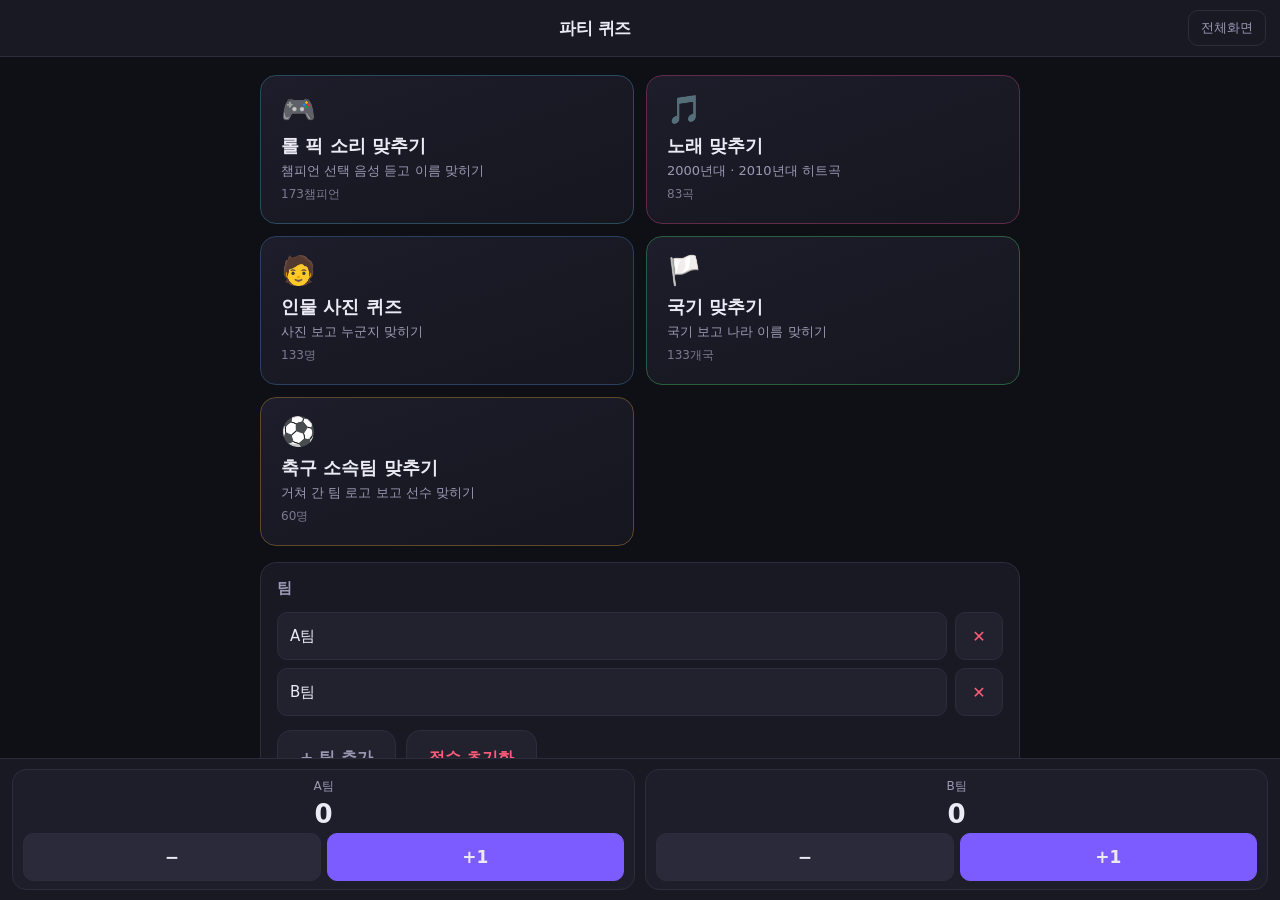
<file: index.html>
<!doctype html>
<html lang="ko">
<head>
<meta charset="utf-8">
<meta name="viewport" content="width=device-width,initial-scale=1,viewport-fit=cover">
<meta name="theme-color" content="#12121a">
<title>파티 퀴즈</title>
<link rel="manifest" href="manifest.webmanifest">
<link rel="apple-touch-icon" href="img/app/apple-touch-icon.png">
<meta name="apple-mobile-web-app-capable" content="yes">
<meta name="robots" content="noindex, nofollow">
<link rel="stylesheet" href="css/style.css">
</head>
<body>

<header class="topbar">
  <button id="btn-home" class="icon-btn" hidden>← 홈</button>
  <h1 id="screen-title">파티 퀴즈</h1>
  <button id="btn-full" class="icon-btn">전체화면</button>
</header>

<main id="main">

  <!-- ================================================================ 홈 -->
  <section class="screen" data-screen="home">
    <div class="cards">
      <button class="game-card lol" data-go="lol">
        <span class="emoji">🎮</span>
        <span class="t">롤 픽 소리 맞추기</span>
        <span class="d">챔피언 선택 음성 듣고 이름 맞히기</span>
        <span class="n" id="home-lol-n"></span>
      </button>
      <button class="game-card song" data-go="song">
        <span class="emoji">🎵</span>
        <span class="t">노래 맞추기</span>
        <span class="d">2000년대 · 2010년대 히트곡</span>
        <span class="n" id="home-song-n"></span>
      </button>
      <button class="game-card person" data-go="person">
        <span class="emoji">🧑</span>
        <span class="t">인물 사진 퀴즈</span>
        <span class="d">사진 보고 누군지 맞히기</span>
        <span class="n" id="home-person-n"></span>
      </button>
      <button class="game-card flag" data-go="flag">
        <span class="emoji">🏳️</span>
        <span class="t">국기 맞추기</span>
        <span class="d">국기 보고 나라 이름 맞히기</span>
        <span class="n" id="home-flag-n"></span>
      </button>
      <button class="game-card career" data-go="career">
        <span class="emoji">⚽</span>
        <span class="t">축구 소속팀 맞추기</span>
        <span class="d">거쳐 간 팀 로고 보고 선수 맞히기</span>
        <span class="n" id="home-career-n"></span>
      </button>
    </div>

    <div class="panel">
      <h2>팀</h2>
      <div id="team-editor" class="team-editor"></div>
      <div class="row">
        <button id="team-add" class="ghost">+ 팀 추가</button>
        <button id="team-reset" class="ghost danger">점수 초기화</button>
      </div>
      <p class="hint">팀 이름을 눌러 바꿀 수 있어요. 점수는 게임을 옮겨 다녀도, 새로고침해도 유지됩니다.</p>
    </div>

    <p class="foot">
      <a href="credits.html">사진 출처</a>
      · 노트북 단축키: <b>스페이스</b> 재생/정답 · <b>→</b> 다음 · <b>1~4</b> 팀 점수
    </p>
  </section>

  <!-- ============================================================== 롤 -->
  <section class="screen" data-screen="lol" hidden>
    <div data-phase="setup">
      <div class="panel">
        <div class="opt-row">
          <span class="opt-label">모드</span>
          <div class="seg" id="lol-mode">
            <button data-v="open" class="on">주관식</button>
            <button data-v="choice">4지선다</button>
          </div>
        </div>
        <div class="opt-row">
          <span class="opt-label">범위</span>
          <div class="seg" id="lol-pool">
            <button data-v="popular" class="on">인기 챔피언</button>
            <button data-v="all">전체</button>
          </div>
        </div>
        <p class="hint" id="lol-count"></p>
      </div>
      <button class="primary big" id="lol-start">시작하기</button>
    </div>

    <div data-phase="play" hidden>
      <div class="qhead"><span id="lol-progress"></span></div>

      <button class="play-btn" id="lol-play"><span class="ico">▶</span><span id="lol-play-label">픽 소리 듣기</span></button>

      <div class="choices" id="lol-choices" hidden></div>

      <div class="answer" id="lol-answer" hidden>
        <img id="lol-img" alt="">
        <div class="ko" id="lol-ko"></div>
        <div class="en" id="lol-en"></div>
      </div>

      <div class="actions">
        <button id="lol-reveal" class="primary">정답 공개</button>
        <button id="lol-next" class="primary" hidden>다음 문제 →</button>
      </div>
    </div>
  </section>

  <!-- ============================================================ 노래 -->
  <section class="screen" data-screen="song" hidden>
    <div data-phase="setup">
      <div class="panel">
        <div class="opt-row">
          <span class="opt-label">연대</span>
          <div class="seg" id="song-decade">
            <button data-v="all" class="on">전체</button>
            <button data-v="2000s">2000년대</button>
            <button data-v="2010s">2010년대</button>
          </div>
        </div>
        <div class="opt-row">
          <span class="opt-label">들려줄 시간</span>
          <div class="seg" id="song-dur">
            <button data-v="3">3초</button>
            <button data-v="5" class="on">5초</button>
            <button data-v="10">10초</button>
          </div>
        </div>
        <p class="hint" id="song-count"></p>
        <p class="hint warn" id="song-net" hidden>노래 퀴즈는 미리듣기를 스트리밍해서 인터넷 연결이 필요합니다.</p>
      </div>
      <button class="primary big" id="song-start">시작하기</button>
    </div>

    <div data-phase="play" hidden>
      <div class="qhead"><span id="song-progress"></span></div>

      <div class="song-visual" id="song-cover">
        <div class="bars"><i></i><i></i><i></i><i></i><i></i></div>
        <div class="yt-state" id="song-state">준비됨</div>
      </div>

      <button class="play-btn" id="song-play"><span class="ico">▶</span><span id="song-play-label">노래 듣기</span></button>

      <div class="answer" id="song-answer" hidden>
        <img id="song-art" alt="" hidden>
        <div class="ko" id="song-title"></div>
        <div class="en" id="song-artist"></div>
      </div>

      <div class="actions">
        <button id="song-more" class="ghost">+5초 더</button>
        <button id="song-reveal" class="primary">정답 공개</button>
        <button id="song-listen" class="ghost" hidden>이어 듣기</button>
        <button id="song-next" class="primary" hidden>다음 문제 →</button>
      </div>
    </div>
  </section>

  <!-- ============================================================ 인물 -->
  <section class="screen" data-screen="person" hidden>
    <div data-phase="setup">
      <div class="panel">
        <div class="opt-row col">
          <span class="opt-label">분야</span>
          <div class="chips" id="person-cats"></div>
        </div>
        <p class="hint" id="person-count"></p>
      </div>
      <button class="primary big" id="person-start">시작하기</button>
    </div>

    <div data-phase="play" hidden>
      <div class="qhead"><span id="person-progress"></span></div>

      <div class="photo-wrap">
        <img id="person-img" alt="누구일까요?">
      </div>

      <div class="answer" id="person-answer" hidden>
        <div class="ko" id="person-name"></div>
        <div class="en" id="person-desc"></div>
      </div>

      <div class="actions">
        <button id="person-hint" class="ghost">힌트</button>
        <button id="person-reveal" class="primary">정답 공개</button>
        <button id="person-next" class="primary" hidden>다음 문제 →</button>
      </div>
    </div>
  </section>

  <!-- ============================================================ 국기 -->
  <section class="screen" data-screen="flag" hidden>
    <div data-phase="setup">
      <div class="panel">
        <div class="opt-row">
          <span class="opt-label">모드</span>
          <div class="seg" id="flag-mode">
            <button data-v="open" class="on">주관식</button>
            <button data-v="choice">4지선다</button>
          </div>
        </div>
        <div class="opt-row">
          <span class="opt-label">난이도</span>
          <div class="seg" id="flag-tier">
            <button data-v="easy" class="on">잘 아는 나라</button>
            <button data-v="all">전체</button>
          </div>
        </div>
        <p class="hint" id="flag-count"></p>
      </div>
      <button class="primary big" id="flag-start">시작하기</button>
    </div>

    <div data-phase="play" hidden>
      <div class="qhead"><span id="flag-progress"></span></div>

      <div class="flag-wrap">
        <img id="flag-img" alt="어느 나라 국기일까요?">
      </div>

      <div class="choices" id="flag-choices" hidden></div>

      <div class="answer" id="flag-answer" hidden>
        <div class="ko" id="flag-ko"></div>
        <div class="en" id="flag-region"></div>
      </div>

      <div class="actions">
        <button id="flag-reveal" class="primary">정답 공개</button>
        <button id="flag-next" class="primary" hidden>다음 문제 →</button>
      </div>
    </div>
  </section>

  <!-- ==================================================== 축구 소속팀 -->
  <section class="screen" data-screen="career" hidden>
    <div data-phase="setup">
      <div class="panel">
        <div class="opt-row">
          <span class="opt-label">난이도</span>
          <div class="seg" id="career-tier">
            <button data-v="famous" class="on">유명한 선수</button>
            <button data-v="all">전체</button>
          </div>
        </div>
        <div class="opt-row">
          <span class="opt-label">팀 이름</span>
          <div class="seg" id="career-names">
            <button data-v="off" class="on">숨기기</button>
            <button data-v="on">보이기</button>
          </div>
        </div>
        <div class="opt-row">
          <span class="opt-label">연도</span>
          <div class="seg" id="career-years">
            <button data-v="on" class="on">보이기</button>
            <button data-v="off">숨기기</button>
          </div>
        </div>
        <p class="hint" id="career-count"></p>
        <p class="hint">거쳐 간 팀 로고를 순서대로 한 번에 보여 줍니다. 유스·임대·2군은 뺐습니다.</p>
      </div>
      <button class="primary big" id="career-start">시작하기</button>
    </div>

    <div data-phase="play" hidden>
      <div class="qhead"><span id="career-progress"></span></div>

      <div class="club-grid" id="career-chain"></div>

      <div class="answer" id="career-answer" hidden>
        <img id="career-img" alt="">
        <div class="ko" id="career-name"></div>
        <div class="en" id="career-desc"></div>
      </div>

      <div class="actions">
        <button id="career-reveal" class="primary">정답 공개</button>
        <button id="career-next" class="primary" hidden>다음 문제 →</button>
      </div>
    </div>
  </section>

</main>

<footer id="scoreboard" class="scoreboard"></footer>
<div id="toast" class="toast" hidden></div>

<!-- 데이터: fetch 가 아니라 script 로 실어서 file:// 로 열어도 로드된다 -->
<script src="data/champions.js"></script>
<script src="data/songs.js"></script>
<script src="data/people.js"></script>
<script src="data/flags.js"></script>
<script src="data/football.js"></script>
<script src="data/clubs.js"></script>

<script src="js/app.js"></script>
<script src="js/lol.js"></script>
<script src="js/song.js"></script>
<script src="js/person.js"></script>
<script src="js/flag.js"></script>
<script src="js/career.js"></script>
<script>
App.boot();
// 웹으로 열었을 때만 서비스워커 등록 (APK 의 file:// 에서는 지원되지 않음)
if ('serviceWorker' in navigator && location.protocol.startsWith('http')) {
  window.addEventListener('load', function () {
    navigator.serviceWorker.register('sw.js').catch(function () { /* 무시 */ });
  });
}
</script>
</body>
</html>
</file>
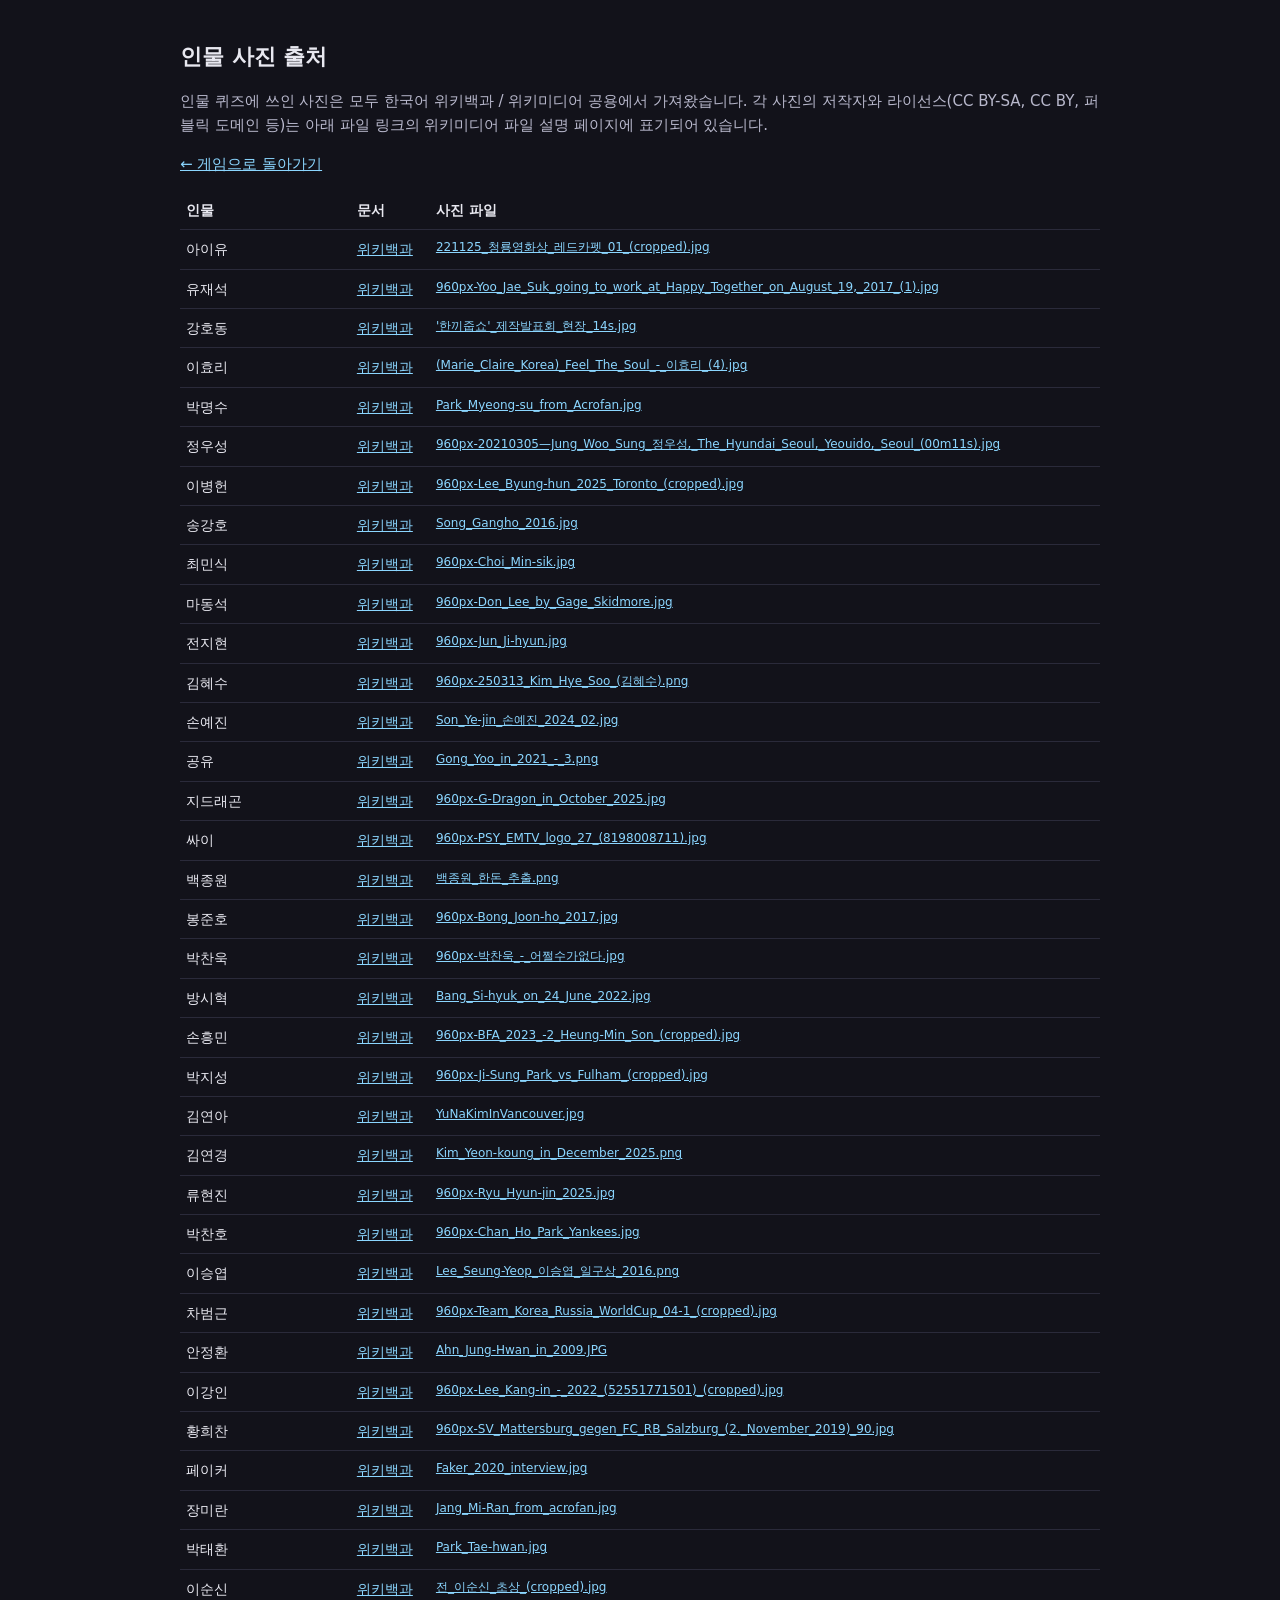
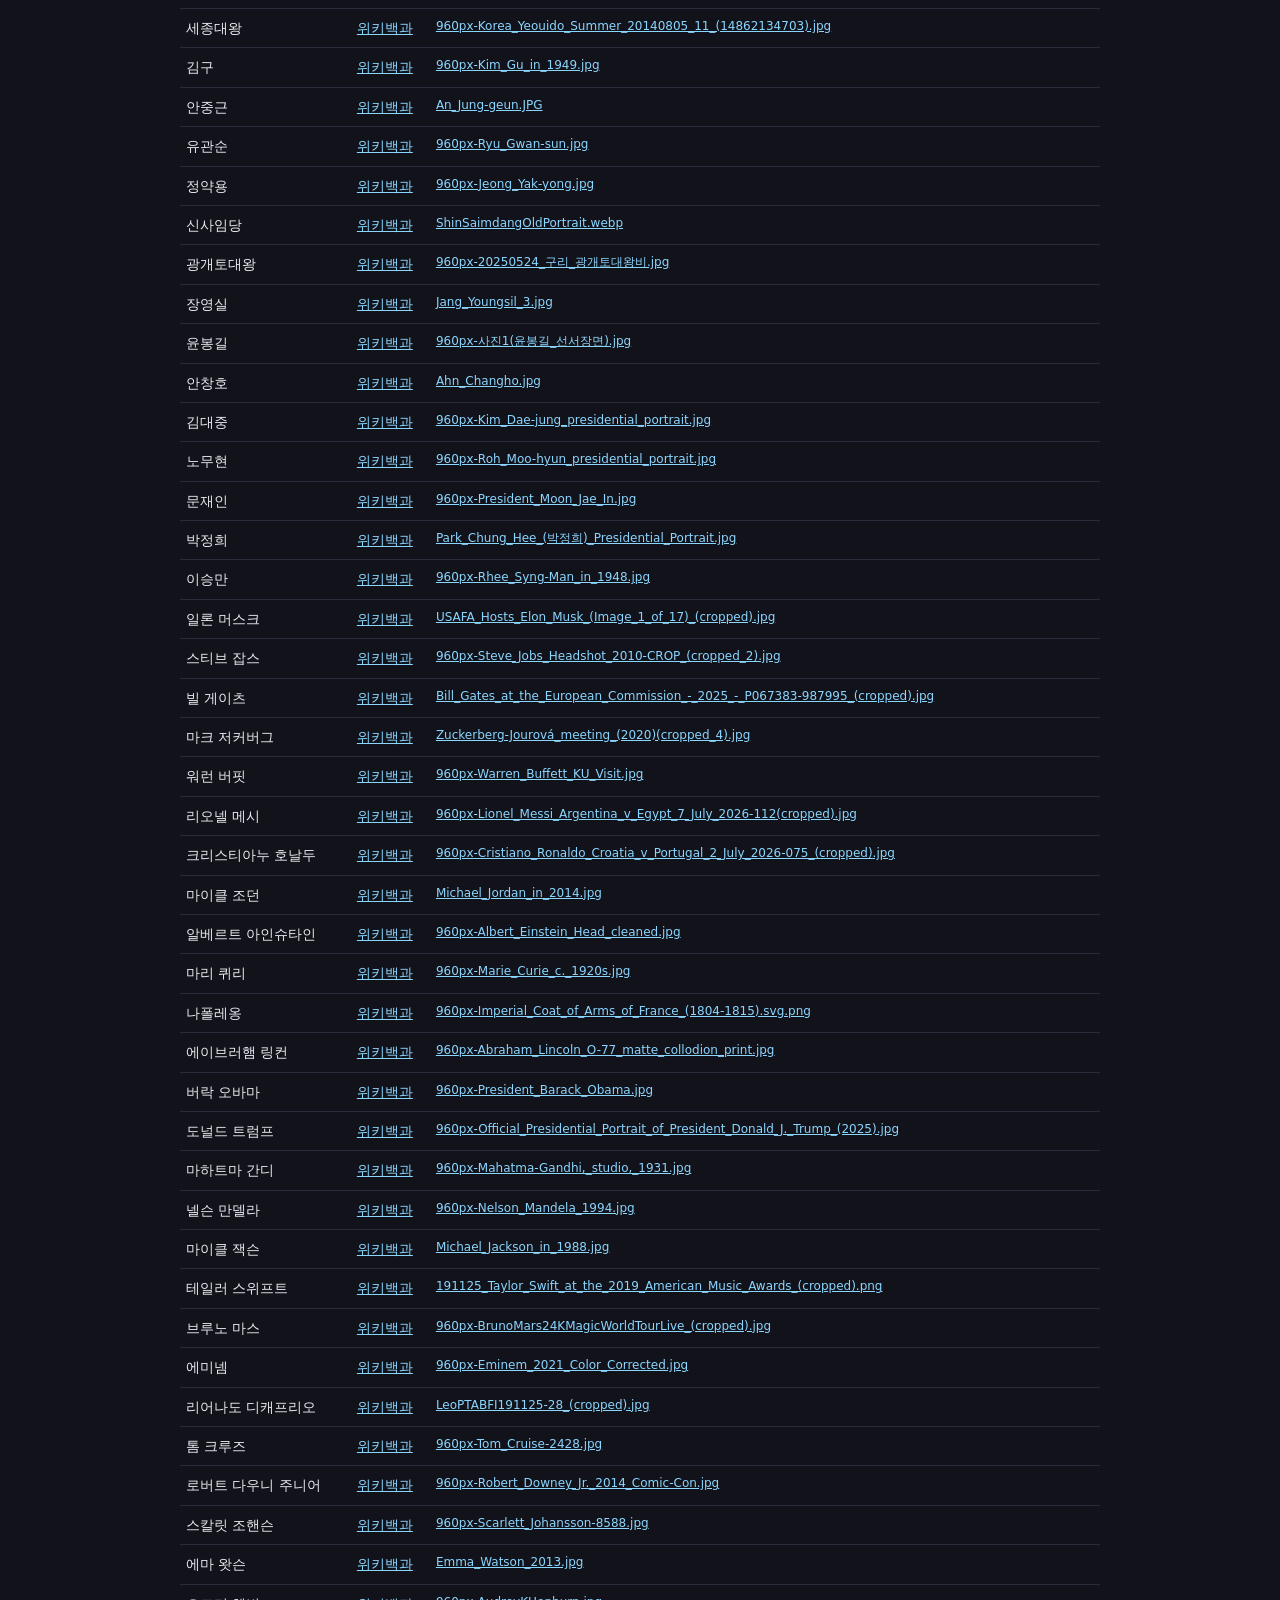
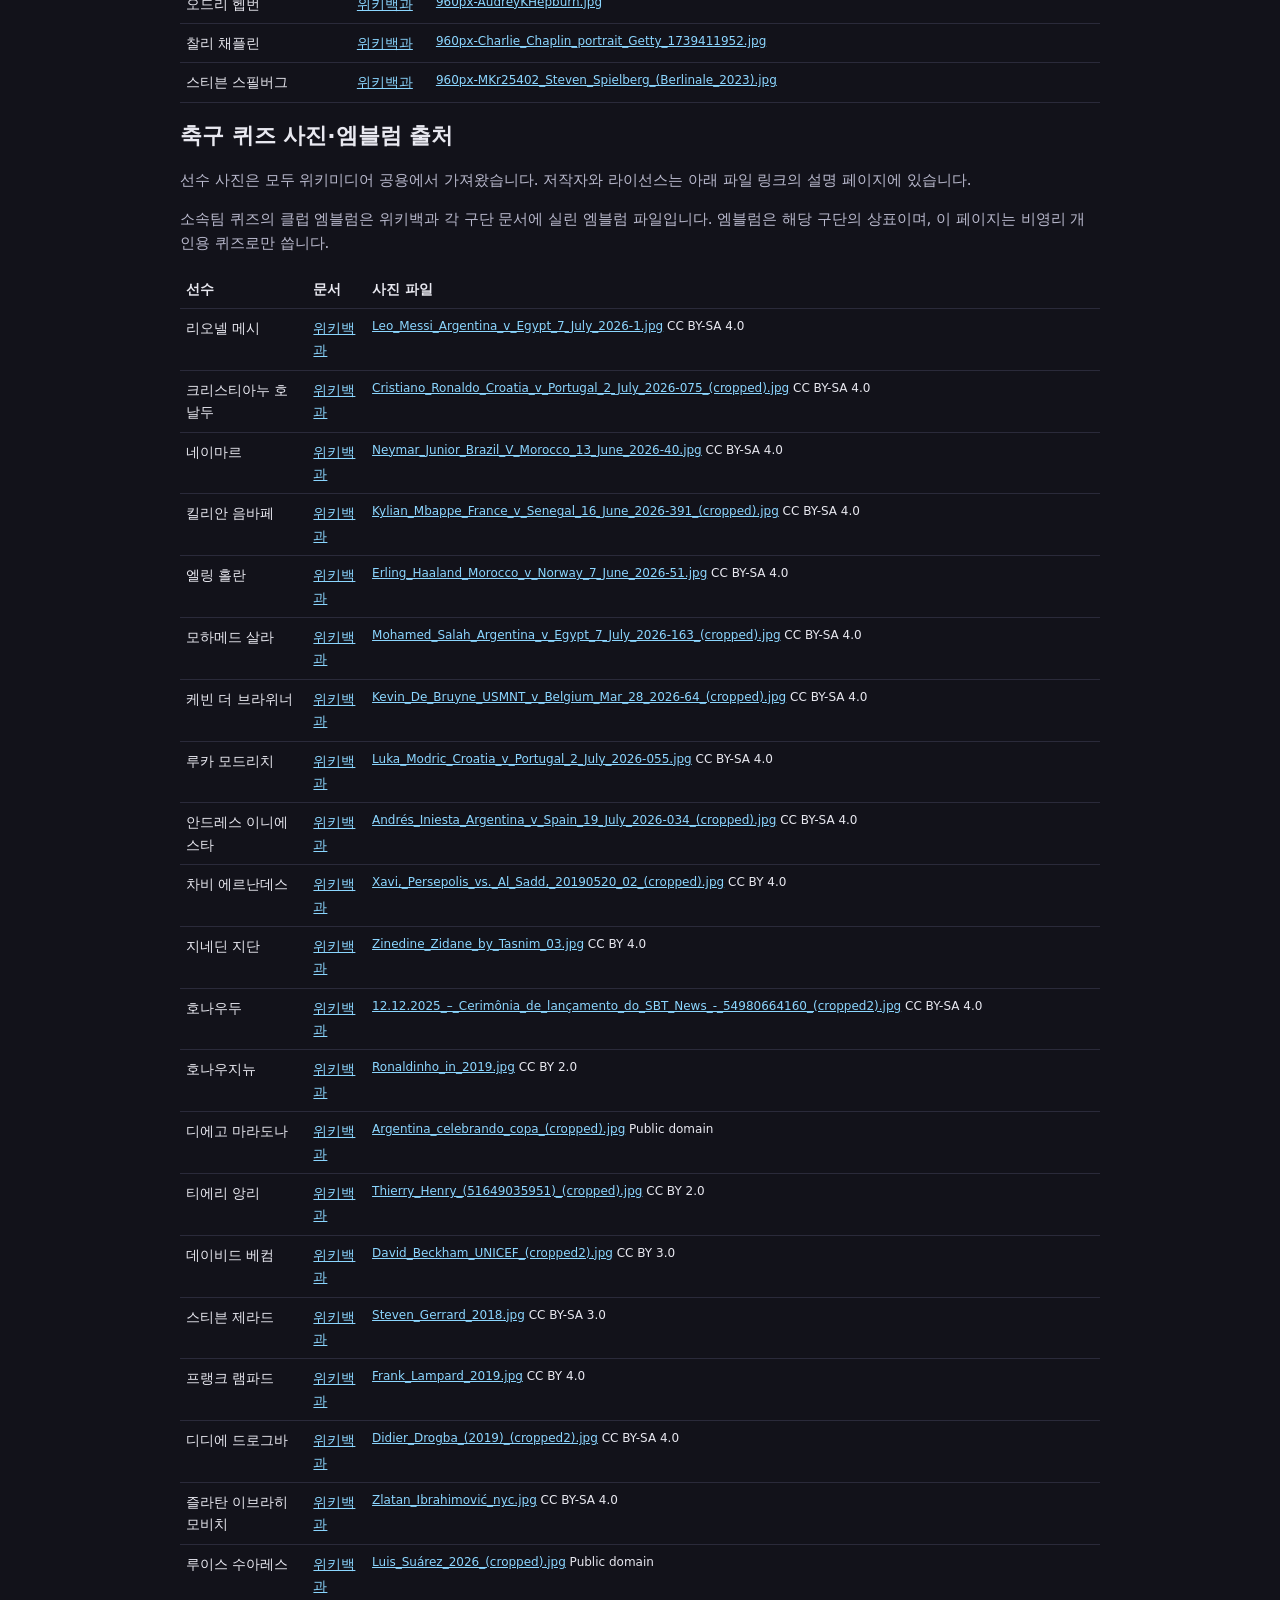
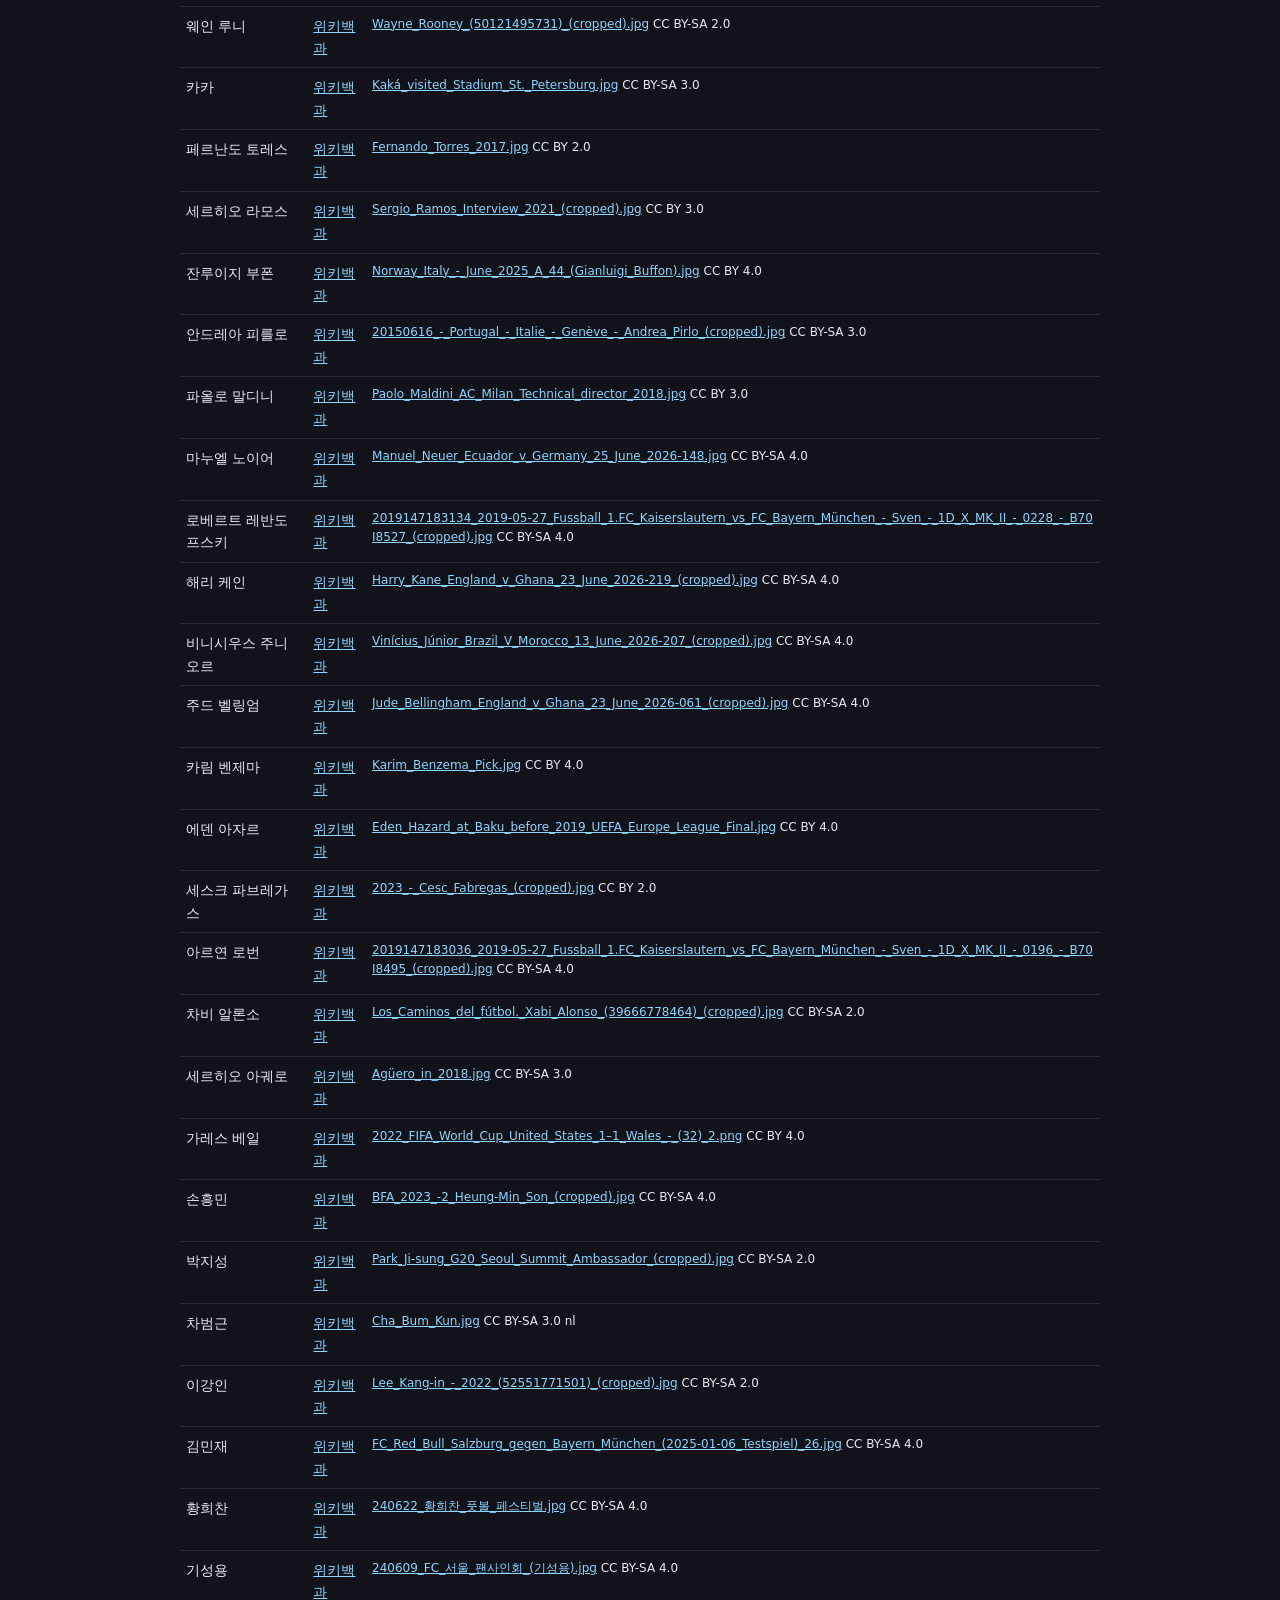
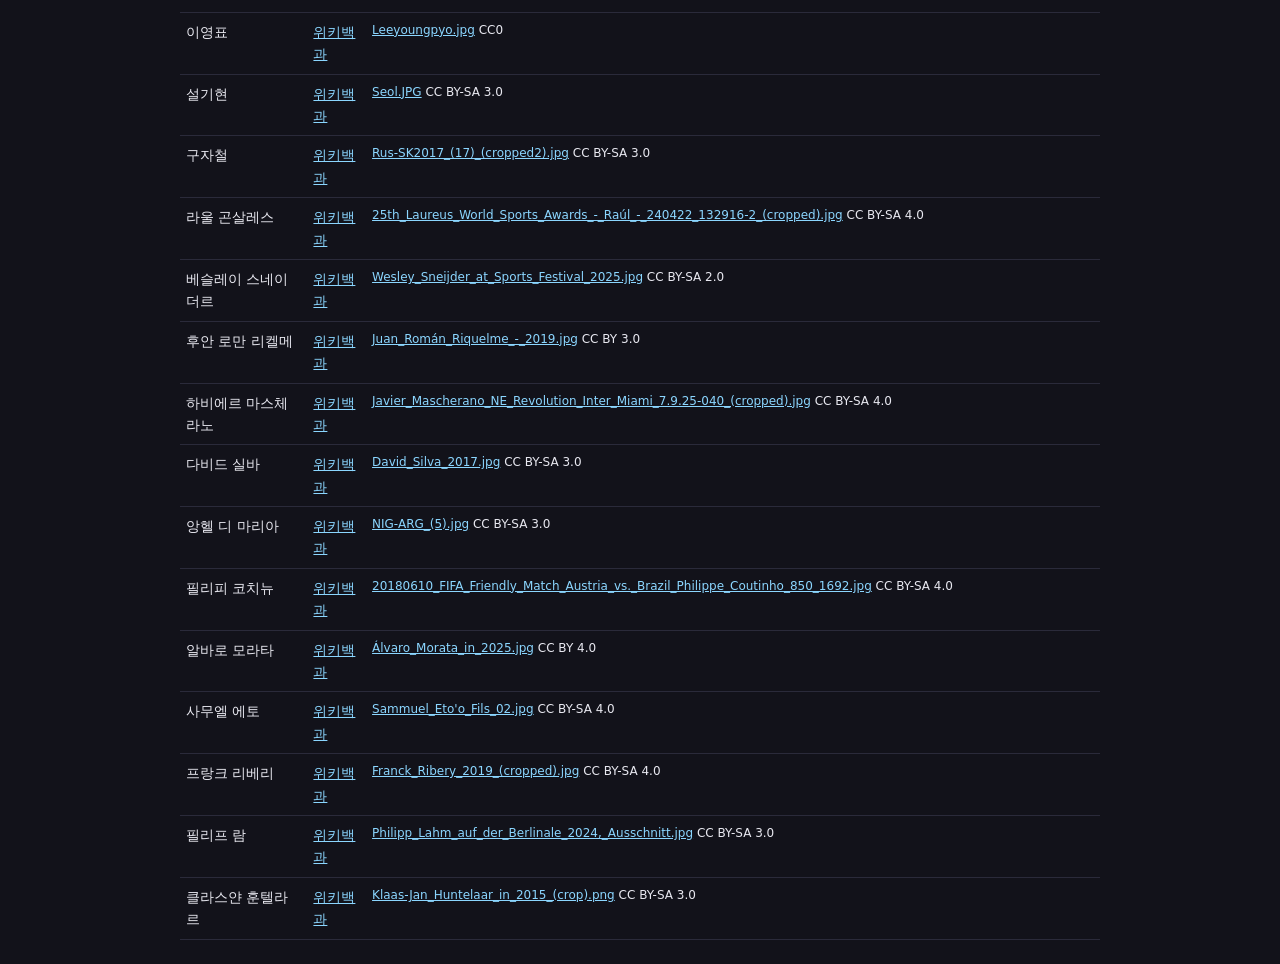
<file: credits.html>
<!doctype html>
<html lang="ko"><head><meta charset="utf-8">
<meta name="viewport" content="width=device-width,initial-scale=1">
<title>사진 출처 · 파티 퀴즈</title>
<style>
 body{background:#12121a;color:#e8e8f0;font:15px/1.6 system-ui,"Malgun Gothic",sans-serif;padding:24px;max-width:920px;margin:0 auto}
 a{color:#8bd6ff} h1{font-size:22px} table{border-collapse:collapse;width:100%;font-size:14px}
 td,th{border-bottom:1px solid #2a2a3a;padding:8px 6px;text-align:left;vertical-align:top}
 .u{word-break:break-all;font-size:12px} p{color:#b8b8cc}
</style></head><body>
<h1>인물 사진 출처</h1>
<p>인물 퀴즈에 쓰인 사진은 모두 한국어 위키백과 / 위키미디어 공용에서 가져왔습니다. 각 사진의 저작자와 라이선스(CC BY-SA, CC BY, 퍼블릭 도메인 등)는 아래 파일 링크의 위키미디어 파일 설명 페이지에 표기되어 있습니다.</p>
<p><a href="index.html">← 게임으로 돌아가기</a></p>
<table><thead><tr><th>인물</th><th>문서</th><th>사진 파일</th></tr></thead>
<tbody>
    <tr><td>아이유</td><td><a href="https://ko.wikipedia.org/wiki/%EC%95%84%EC%9D%B4%EC%9C%A0" target="_blank" rel="noreferrer">위키백과</a></td><td class="u"><a href="https://upload.wikimedia.org/wikipedia/commons/a/a9/221125_%EC%B2%AD%EB%A3%A1%EC%98%81%ED%99%94%EC%83%81_%EB%A0%88%EB%93%9C%EC%B9%B4%ED%8E%AB_01_%28cropped%29.jpg" target="_blank" rel="noreferrer">221125_청룡영화상_레드카펫_01_(cropped).jpg</a></td></tr>
    <tr><td>유재석</td><td><a href="https://ko.wikipedia.org/wiki/%EC%9C%A0%EC%9E%AC%EC%84%9D" target="_blank" rel="noreferrer">위키백과</a></td><td class="u"><a href="https://upload.wikimedia.org/wikipedia/commons/thumb/3/30/Yoo_Jae_Suk_going_to_work_at_Happy_Together_on_August_19%2C_2017_%281%29.jpg/960px-Yoo_Jae_Suk_going_to_work_at_Happy_Together_on_August_19%2C_2017_%281%29.jpg" target="_blank" rel="noreferrer">960px-Yoo_Jae_Suk_going_to_work_at_Happy_Together_on_August_19,_2017_(1).jpg</a></td></tr>
    <tr><td>강호동</td><td><a href="https://ko.wikipedia.org/wiki/%EA%B0%95%ED%98%B8%EB%8F%99" target="_blank" rel="noreferrer">위키백과</a></td><td class="u"><a href="https://upload.wikimedia.org/wikipedia/commons/d/d3/%27%ED%95%9C%EB%81%BC%EC%A4%8D%EC%87%BC%27_%EC%A0%9C%EC%9E%91%EB%B0%9C%ED%91%9C%ED%9A%8C_%ED%98%84%EC%9E%A5_14s.jpg" target="_blank" rel="noreferrer">'한끼줍쇼'_제작발표회_현장_14s.jpg</a></td></tr>
    <tr><td>이효리</td><td><a href="https://ko.wikipedia.org/wiki/%EC%9D%B4%ED%9A%A8%EB%A6%AC" target="_blank" rel="noreferrer">위키백과</a></td><td class="u"><a href="https://upload.wikimedia.org/wikipedia/commons/b/b1/%28Marie_Claire_Korea%29_Feel_The_Soul_-_%EC%9D%B4%ED%9A%A8%EB%A6%AC_%284%29.jpg" target="_blank" rel="noreferrer">(Marie_Claire_Korea)_Feel_The_Soul_-_이효리_(4).jpg</a></td></tr>
    <tr><td>박명수</td><td><a href="https://ko.wikipedia.org/wiki/%EB%B0%95%EB%AA%85%EC%88%98" target="_blank" rel="noreferrer">위키백과</a></td><td class="u"><a href="https://upload.wikimedia.org/wikipedia/commons/1/14/Park_Myeong-su_from_Acrofan.jpg" target="_blank" rel="noreferrer">Park_Myeong-su_from_Acrofan.jpg</a></td></tr>
    <tr><td>정우성</td><td><a href="https://ko.wikipedia.org/wiki/%EC%A0%95%EC%9A%B0%EC%84%B1" target="_blank" rel="noreferrer">위키백과</a></td><td class="u"><a href="https://upload.wikimedia.org/wikipedia/commons/thumb/0/01/20210305%E2%80%94Jung_Woo_Sung_%EC%A0%95%EC%9A%B0%EC%84%B1%2C_The_Hyundai_Seoul%2C_Yeouido%2C_Seoul_%2800m11s%29.jpg/960px-20210305%E2%80%94Jung_Woo_Sung_%EC%A0%95%EC%9A%B0%EC%84%B1%2C_The_Hyundai_Seoul%2C_Yeouido%2C_Seoul_%2800m11s%29.jpg" target="_blank" rel="noreferrer">960px-20210305—Jung_Woo_Sung_정우성,_The_Hyundai_Seoul,_Yeouido,_Seoul_(00m11s).jpg</a></td></tr>
    <tr><td>이병헌</td><td><a href="https://ko.wikipedia.org/wiki/%EC%9D%B4%EB%B3%91%ED%97%8C" target="_blank" rel="noreferrer">위키백과</a></td><td class="u"><a href="https://upload.wikimedia.org/wikipedia/commons/thumb/c/ce/Lee_Byung-hun_2025_Toronto_%28cropped%29.jpg/960px-Lee_Byung-hun_2025_Toronto_%28cropped%29.jpg" target="_blank" rel="noreferrer">960px-Lee_Byung-hun_2025_Toronto_(cropped).jpg</a></td></tr>
    <tr><td>송강호</td><td><a href="https://ko.wikipedia.org/wiki/%EC%86%A1%EA%B0%95%ED%98%B8" target="_blank" rel="noreferrer">위키백과</a></td><td class="u"><a href="https://upload.wikimedia.org/wikipedia/commons/d/df/Song_Gangho_2016.jpg" target="_blank" rel="noreferrer">Song_Gangho_2016.jpg</a></td></tr>
    <tr><td>최민식</td><td><a href="https://ko.wikipedia.org/wiki/%EC%B5%9C%EB%AF%BC%EC%8B%9D" target="_blank" rel="noreferrer">위키백과</a></td><td class="u"><a href="https://upload.wikimedia.org/wikipedia/commons/thumb/5/5d/Choi_Min-sik.jpg/960px-Choi_Min-sik.jpg" target="_blank" rel="noreferrer">960px-Choi_Min-sik.jpg</a></td></tr>
    <tr><td>마동석</td><td><a href="https://ko.wikipedia.org/wiki/%EB%A7%88%EB%8F%99%EC%84%9D" target="_blank" rel="noreferrer">위키백과</a></td><td class="u"><a href="https://upload.wikimedia.org/wikipedia/commons/thumb/f/f1/Don_Lee_by_Gage_Skidmore.jpg/960px-Don_Lee_by_Gage_Skidmore.jpg" target="_blank" rel="noreferrer">960px-Don_Lee_by_Gage_Skidmore.jpg</a></td></tr>
    <tr><td>전지현</td><td><a href="https://ko.wikipedia.org/wiki/%EC%A0%84%EC%A7%80%ED%98%84" target="_blank" rel="noreferrer">위키백과</a></td><td class="u"><a href="https://upload.wikimedia.org/wikipedia/commons/thumb/1/1f/Jun_Ji-hyun.jpg/960px-Jun_Ji-hyun.jpg" target="_blank" rel="noreferrer">960px-Jun_Ji-hyun.jpg</a></td></tr>
    <tr><td>김혜수</td><td><a href="https://ko.wikipedia.org/wiki/%EA%B9%80%ED%98%9C%EC%88%98" target="_blank" rel="noreferrer">위키백과</a></td><td class="u"><a href="https://upload.wikimedia.org/wikipedia/commons/thumb/a/ad/250313_Kim_Hye_Soo_%28%EA%B9%80%ED%98%9C%EC%88%98%29.png/960px-250313_Kim_Hye_Soo_%28%EA%B9%80%ED%98%9C%EC%88%98%29.png" target="_blank" rel="noreferrer">960px-250313_Kim_Hye_Soo_(김혜수).png</a></td></tr>
    <tr><td>손예진</td><td><a href="https://ko.wikipedia.org/wiki/%EC%86%90%EC%98%88%EC%A7%84" target="_blank" rel="noreferrer">위키백과</a></td><td class="u"><a href="https://upload.wikimedia.org/wikipedia/commons/0/0c/Son_Ye-jin_%EC%86%90%EC%98%88%EC%A7%84_2024_02.jpg" target="_blank" rel="noreferrer">Son_Ye-jin_손예진_2024_02.jpg</a></td></tr>
    <tr><td>공유</td><td><a href="https://ko.wikipedia.org/wiki/%EA%B3%B5%EC%9C%A0%20(%EB%B0%B0%EC%9A%B0)" target="_blank" rel="noreferrer">위키백과</a></td><td class="u"><a href="https://upload.wikimedia.org/wikipedia/commons/e/e0/Gong_Yoo_in_2021_-_3.png" target="_blank" rel="noreferrer">Gong_Yoo_in_2021_-_3.png</a></td></tr>
    <tr><td>지드래곤</td><td><a href="https://ko.wikipedia.org/wiki/%EC%A7%80%EB%93%9C%EB%9E%98%EA%B3%A4" target="_blank" rel="noreferrer">위키백과</a></td><td class="u"><a href="https://upload.wikimedia.org/wikipedia/commons/thumb/2/21/G-Dragon_in_October_2025.jpg/960px-G-Dragon_in_October_2025.jpg" target="_blank" rel="noreferrer">960px-G-Dragon_in_October_2025.jpg</a></td></tr>
    <tr><td>싸이</td><td><a href="https://ko.wikipedia.org/wiki/%EC%8B%B8%EC%9D%B4" target="_blank" rel="noreferrer">위키백과</a></td><td class="u"><a href="https://upload.wikimedia.org/wikipedia/commons/thumb/b/b0/PSY_EMTV_logo_27_%288198008711%29.jpg/960px-PSY_EMTV_logo_27_%288198008711%29.jpg" target="_blank" rel="noreferrer">960px-PSY_EMTV_logo_27_(8198008711).jpg</a></td></tr>
    <tr><td>백종원</td><td><a href="https://ko.wikipedia.org/wiki/%EB%B0%B1%EC%A2%85%EC%9B%90" target="_blank" rel="noreferrer">위키백과</a></td><td class="u"><a href="https://upload.wikimedia.org/wikipedia/commons/7/7c/%EB%B0%B1%EC%A2%85%EC%9B%90_%ED%95%9C%EB%8F%88_%EC%B6%94%EC%B6%9C.png" target="_blank" rel="noreferrer">백종원_한돈_추출.png</a></td></tr>
    <tr><td>봉준호</td><td><a href="https://ko.wikipedia.org/wiki/%EB%B4%89%EC%A4%80%ED%98%B8" target="_blank" rel="noreferrer">위키백과</a></td><td class="u"><a href="https://upload.wikimedia.org/wikipedia/commons/thumb/f/fb/Bong_Joon-ho_2017.jpg/960px-Bong_Joon-ho_2017.jpg" target="_blank" rel="noreferrer">960px-Bong_Joon-ho_2017.jpg</a></td></tr>
    <tr><td>박찬욱</td><td><a href="https://ko.wikipedia.org/wiki/%EB%B0%95%EC%B0%AC%EC%9A%B1" target="_blank" rel="noreferrer">위키백과</a></td><td class="u"><a href="https://upload.wikimedia.org/wikipedia/commons/thumb/b/b0/%EB%B0%95%EC%B0%AC%EC%9A%B1_-_%EC%96%B4%EC%A9%94%EC%88%98%EA%B0%80%EC%97%86%EB%8B%A4.jpg/960px-%EB%B0%95%EC%B0%AC%EC%9A%B1_-_%EC%96%B4%EC%A9%94%EC%88%98%EA%B0%80%EC%97%86%EB%8B%A4.jpg" target="_blank" rel="noreferrer">960px-박찬욱_-_어쩔수가없다.jpg</a></td></tr>
    <tr><td>방시혁</td><td><a href="https://ko.wikipedia.org/wiki/%EB%B0%A9%EC%8B%9C%ED%98%81" target="_blank" rel="noreferrer">위키백과</a></td><td class="u"><a href="https://upload.wikimedia.org/wikipedia/commons/6/67/Bang_Si-hyuk_on_24_June_2022.jpg" target="_blank" rel="noreferrer">Bang_Si-hyuk_on_24_June_2022.jpg</a></td></tr>
    <tr><td>손흥민</td><td><a href="https://ko.wikipedia.org/wiki/%EC%86%90%ED%9D%A5%EB%AF%BC" target="_blank" rel="noreferrer">위키백과</a></td><td class="u"><a href="https://upload.wikimedia.org/wikipedia/commons/thumb/b/b0/BFA_2023_-2_Heung-Min_Son_%28cropped%29.jpg/960px-BFA_2023_-2_Heung-Min_Son_%28cropped%29.jpg" target="_blank" rel="noreferrer">960px-BFA_2023_-2_Heung-Min_Son_(cropped).jpg</a></td></tr>
    <tr><td>박지성</td><td><a href="https://ko.wikipedia.org/wiki/%EB%B0%95%EC%A7%80%EC%84%B1" target="_blank" rel="noreferrer">위키백과</a></td><td class="u"><a href="https://upload.wikimedia.org/wikipedia/commons/thumb/4/4d/Ji-Sung_Park_vs_Fulham_%28cropped%29.jpg/960px-Ji-Sung_Park_vs_Fulham_%28cropped%29.jpg" target="_blank" rel="noreferrer">960px-Ji-Sung_Park_vs_Fulham_(cropped).jpg</a></td></tr>
    <tr><td>김연아</td><td><a href="https://ko.wikipedia.org/wiki/%EA%B9%80%EC%97%B0%EC%95%84" target="_blank" rel="noreferrer">위키백과</a></td><td class="u"><a href="https://upload.wikimedia.org/wikipedia/commons/e/e7/YuNaKimInVancouver.jpg" target="_blank" rel="noreferrer">YuNaKimInVancouver.jpg</a></td></tr>
    <tr><td>김연경</td><td><a href="https://ko.wikipedia.org/wiki/%EA%B9%80%EC%97%B0%EA%B2%BD" target="_blank" rel="noreferrer">위키백과</a></td><td class="u"><a href="https://upload.wikimedia.org/wikipedia/commons/b/b8/Kim_Yeon-koung_in_December_2025.png" target="_blank" rel="noreferrer">Kim_Yeon-koung_in_December_2025.png</a></td></tr>
    <tr><td>류현진</td><td><a href="https://ko.wikipedia.org/wiki/%EB%A5%98%ED%98%84%EC%A7%84" target="_blank" rel="noreferrer">위키백과</a></td><td class="u"><a href="https://upload.wikimedia.org/wikipedia/commons/thumb/f/f0/Ryu_Hyun-jin_2025.jpg/960px-Ryu_Hyun-jin_2025.jpg" target="_blank" rel="noreferrer">960px-Ryu_Hyun-jin_2025.jpg</a></td></tr>
    <tr><td>박찬호</td><td><a href="https://ko.wikipedia.org/wiki/%EB%B0%95%EC%B0%AC%ED%98%B8" target="_blank" rel="noreferrer">위키백과</a></td><td class="u"><a href="https://upload.wikimedia.org/wikipedia/commons/thumb/b/b2/Chan_Ho_Park_Yankees.jpg/960px-Chan_Ho_Park_Yankees.jpg" target="_blank" rel="noreferrer">960px-Chan_Ho_Park_Yankees.jpg</a></td></tr>
    <tr><td>이승엽</td><td><a href="https://ko.wikipedia.org/wiki/%EC%9D%B4%EC%8A%B9%EC%97%BD" target="_blank" rel="noreferrer">위키백과</a></td><td class="u"><a href="https://upload.wikimedia.org/wikipedia/commons/c/c6/Lee_Seung-Yeop_%EC%9D%B4%EC%8A%B9%EC%97%BD_%EC%9D%BC%EA%B5%AC%EC%83%81_2016.png" target="_blank" rel="noreferrer">Lee_Seung-Yeop_이승엽_일구상_2016.png</a></td></tr>
    <tr><td>차범근</td><td><a href="https://ko.wikipedia.org/wiki/%EC%B0%A8%EB%B2%94%EA%B7%BC" target="_blank" rel="noreferrer">위키백과</a></td><td class="u"><a href="https://upload.wikimedia.org/wikipedia/commons/thumb/4/42/Team_Korea_Russia_WorldCup_04-1_%28cropped%29.jpg/960px-Team_Korea_Russia_WorldCup_04-1_%28cropped%29.jpg" target="_blank" rel="noreferrer">960px-Team_Korea_Russia_WorldCup_04-1_(cropped).jpg</a></td></tr>
    <tr><td>안정환</td><td><a href="https://ko.wikipedia.org/wiki/%EC%95%88%EC%A0%95%ED%99%98" target="_blank" rel="noreferrer">위키백과</a></td><td class="u"><a href="https://upload.wikimedia.org/wikipedia/commons/2/21/Ahn_Jung-Hwan_in_2009.JPG" target="_blank" rel="noreferrer">Ahn_Jung-Hwan_in_2009.JPG</a></td></tr>
    <tr><td>이강인</td><td><a href="https://ko.wikipedia.org/wiki/%EC%9D%B4%EA%B0%95%EC%9D%B8" target="_blank" rel="noreferrer">위키백과</a></td><td class="u"><a href="https://upload.wikimedia.org/wikipedia/commons/thumb/1/13/Lee_Kang-in_-_2022_%2852551771501%29_%28cropped%29.jpg/960px-Lee_Kang-in_-_2022_%2852551771501%29_%28cropped%29.jpg" target="_blank" rel="noreferrer">960px-Lee_Kang-in_-_2022_(52551771501)_(cropped).jpg</a></td></tr>
    <tr><td>황희찬</td><td><a href="https://ko.wikipedia.org/wiki/%ED%99%A9%ED%9D%AC%EC%B0%AC" target="_blank" rel="noreferrer">위키백과</a></td><td class="u"><a href="https://upload.wikimedia.org/wikipedia/commons/thumb/0/05/SV_Mattersburg_gegen_FC_RB_Salzburg_%282._November_2019%29_90.jpg/960px-SV_Mattersburg_gegen_FC_RB_Salzburg_%282._November_2019%29_90.jpg" target="_blank" rel="noreferrer">960px-SV_Mattersburg_gegen_FC_RB_Salzburg_(2._November_2019)_90.jpg</a></td></tr>
    <tr><td>페이커</td><td><a href="https://ko.wikipedia.org/wiki/%ED%8E%98%EC%9D%B4%EC%BB%A4" target="_blank" rel="noreferrer">위키백과</a></td><td class="u"><a href="https://upload.wikimedia.org/wikipedia/commons/1/1a/Faker_2020_interview.jpg" target="_blank" rel="noreferrer">Faker_2020_interview.jpg</a></td></tr>
    <tr><td>장미란</td><td><a href="https://ko.wikipedia.org/wiki/%EC%9E%A5%EB%AF%B8%EB%9E%80" target="_blank" rel="noreferrer">위키백과</a></td><td class="u"><a href="https://upload.wikimedia.org/wikipedia/commons/c/c6/Jang_Mi-Ran_from_acrofan.jpg" target="_blank" rel="noreferrer">Jang_Mi-Ran_from_acrofan.jpg</a></td></tr>
    <tr><td>박태환</td><td><a href="https://ko.wikipedia.org/wiki/%EB%B0%95%ED%83%9C%ED%99%98" target="_blank" rel="noreferrer">위키백과</a></td><td class="u"><a href="https://upload.wikimedia.org/wikipedia/commons/e/e6/Park_Tae-hwan.jpg" target="_blank" rel="noreferrer">Park_Tae-hwan.jpg</a></td></tr>
    <tr><td>이순신</td><td><a href="https://ko.wikipedia.org/wiki/%EC%9D%B4%EC%88%9C%EC%8B%A0" target="_blank" rel="noreferrer">위키백과</a></td><td class="u"><a href="https://upload.wikimedia.org/wikipedia/commons/8/82/%EC%A0%84_%EC%9D%B4%EC%88%9C%EC%8B%A0_%EC%B4%88%EC%83%81_%28cropped%29.jpg" target="_blank" rel="noreferrer">전_이순신_초상_(cropped).jpg</a></td></tr>
    <tr><td>세종대왕</td><td><a href="https://ko.wikipedia.org/wiki/%EC%84%B8%EC%A2%85" target="_blank" rel="noreferrer">위키백과</a></td><td class="u"><a href="https://upload.wikimedia.org/wikipedia/commons/thumb/d/d9/Korea_Yeouido_Summer_20140805_11_%2814862134703%29.jpg/960px-Korea_Yeouido_Summer_20140805_11_%2814862134703%29.jpg" target="_blank" rel="noreferrer">960px-Korea_Yeouido_Summer_20140805_11_(14862134703).jpg</a></td></tr>
    <tr><td>김구</td><td><a href="https://ko.wikipedia.org/wiki/%EA%B9%80%EA%B5%AC" target="_blank" rel="noreferrer">위키백과</a></td><td class="u"><a href="https://upload.wikimedia.org/wikipedia/commons/thumb/d/db/Kim_Gu_in_1949.jpg/960px-Kim_Gu_in_1949.jpg" target="_blank" rel="noreferrer">960px-Kim_Gu_in_1949.jpg</a></td></tr>
    <tr><td>안중근</td><td><a href="https://ko.wikipedia.org/wiki/%EC%95%88%EC%A4%91%EA%B7%BC" target="_blank" rel="noreferrer">위키백과</a></td><td class="u"><a href="https://upload.wikimedia.org/wikipedia/commons/4/4e/An_Jung-geun.JPG" target="_blank" rel="noreferrer">An_Jung-geun.JPG</a></td></tr>
    <tr><td>유관순</td><td><a href="https://ko.wikipedia.org/wiki/%EC%9C%A0%EA%B4%80%EC%88%9C" target="_blank" rel="noreferrer">위키백과</a></td><td class="u"><a href="https://upload.wikimedia.org/wikipedia/commons/thumb/1/1b/Ryu_Gwan-sun.jpg/960px-Ryu_Gwan-sun.jpg" target="_blank" rel="noreferrer">960px-Ryu_Gwan-sun.jpg</a></td></tr>
    <tr><td>정약용</td><td><a href="https://ko.wikipedia.org/wiki/%EC%A0%95%EC%95%BD%EC%9A%A9" target="_blank" rel="noreferrer">위키백과</a></td><td class="u"><a href="https://upload.wikimedia.org/wikipedia/commons/thumb/8/83/Jeong_Yak-yong.jpg/960px-Jeong_Yak-yong.jpg" target="_blank" rel="noreferrer">960px-Jeong_Yak-yong.jpg</a></td></tr>
    <tr><td>신사임당</td><td><a href="https://ko.wikipedia.org/wiki/%EC%8B%A0%EC%82%AC%EC%9E%84%EB%8B%B9" target="_blank" rel="noreferrer">위키백과</a></td><td class="u"><a href="https://upload.wikimedia.org/wikipedia/commons/4/48/ShinSaimdangOldPortrait.webp" target="_blank" rel="noreferrer">ShinSaimdangOldPortrait.webp</a></td></tr>
    <tr><td>광개토대왕</td><td><a href="https://ko.wikipedia.org/wiki/%EA%B4%91%EA%B0%9C%ED%86%A0%EB%8C%80%EC%99%95" target="_blank" rel="noreferrer">위키백과</a></td><td class="u"><a href="https://upload.wikimedia.org/wikipedia/commons/thumb/5/57/20250524_%EA%B5%AC%EB%A6%AC_%EA%B4%91%EA%B0%9C%ED%86%A0%EB%8C%80%EC%99%95%EB%B9%84.jpg/960px-20250524_%EA%B5%AC%EB%A6%AC_%EA%B4%91%EA%B0%9C%ED%86%A0%EB%8C%80%EC%99%95%EB%B9%84.jpg" target="_blank" rel="noreferrer">960px-20250524_구리_광개토대왕비.jpg</a></td></tr>
    <tr><td>장영실</td><td><a href="https://ko.wikipedia.org/wiki/%EC%9E%A5%EC%98%81%EC%8B%A4" target="_blank" rel="noreferrer">위키백과</a></td><td class="u"><a href="https://upload.wikimedia.org/wikipedia/commons/2/22/Jang_Youngsil_3.jpg" target="_blank" rel="noreferrer">Jang_Youngsil_3.jpg</a></td></tr>
    <tr><td>윤봉길</td><td><a href="https://ko.wikipedia.org/wiki/%EC%9C%A4%EB%B4%89%EA%B8%B8" target="_blank" rel="noreferrer">위키백과</a></td><td class="u"><a href="https://upload.wikimedia.org/wikipedia/commons/thumb/f/f3/%EC%82%AC%EC%A7%841%28%EC%9C%A4%EB%B4%89%EA%B8%B8_%EC%84%A0%EC%84%9C%EC%9E%A5%EB%A9%B4%29.jpg/960px-%EC%82%AC%EC%A7%841%28%EC%9C%A4%EB%B4%89%EA%B8%B8_%EC%84%A0%EC%84%9C%EC%9E%A5%EB%A9%B4%29.jpg" target="_blank" rel="noreferrer">960px-사진1(윤봉길_선서장면).jpg</a></td></tr>
    <tr><td>안창호</td><td><a href="https://ko.wikipedia.org/wiki/%EC%95%88%EC%B0%BD%ED%98%B8" target="_blank" rel="noreferrer">위키백과</a></td><td class="u"><a href="https://upload.wikimedia.org/wikipedia/commons/1/1b/Ahn_Changho.jpg" target="_blank" rel="noreferrer">Ahn_Changho.jpg</a></td></tr>
    <tr><td>김대중</td><td><a href="https://ko.wikipedia.org/wiki/%EA%B9%80%EB%8C%80%EC%A4%91" target="_blank" rel="noreferrer">위키백과</a></td><td class="u"><a href="https://upload.wikimedia.org/wikipedia/commons/thumb/d/d2/Kim_Dae-jung_presidential_portrait.jpg/960px-Kim_Dae-jung_presidential_portrait.jpg" target="_blank" rel="noreferrer">960px-Kim_Dae-jung_presidential_portrait.jpg</a></td></tr>
    <tr><td>노무현</td><td><a href="https://ko.wikipedia.org/wiki/%EB%85%B8%EB%AC%B4%ED%98%84" target="_blank" rel="noreferrer">위키백과</a></td><td class="u"><a href="https://upload.wikimedia.org/wikipedia/commons/thumb/3/30/Roh_Moo-hyun_presidential_portrait.jpg/960px-Roh_Moo-hyun_presidential_portrait.jpg" target="_blank" rel="noreferrer">960px-Roh_Moo-hyun_presidential_portrait.jpg</a></td></tr>
    <tr><td>문재인</td><td><a href="https://ko.wikipedia.org/wiki/%EB%AC%B8%EC%9E%AC%EC%9D%B8" target="_blank" rel="noreferrer">위키백과</a></td><td class="u"><a href="https://upload.wikimedia.org/wikipedia/commons/thumb/0/0d/President_Moon_Jae_In.jpg/960px-President_Moon_Jae_In.jpg" target="_blank" rel="noreferrer">960px-President_Moon_Jae_In.jpg</a></td></tr>
    <tr><td>박정희</td><td><a href="https://ko.wikipedia.org/wiki/%EB%B0%95%EC%A0%95%ED%9D%AC" target="_blank" rel="noreferrer">위키백과</a></td><td class="u"><a href="https://upload.wikimedia.org/wikipedia/commons/b/b1/Park_Chung_Hee_%28%EB%B0%95%EC%A0%95%ED%9D%AC%29_Presidential_Portrait.jpg" target="_blank" rel="noreferrer">Park_Chung_Hee_(박정희)_Presidential_Portrait.jpg</a></td></tr>
    <tr><td>이승만</td><td><a href="https://ko.wikipedia.org/wiki/%EC%9D%B4%EC%8A%B9%EB%A7%8C" target="_blank" rel="noreferrer">위키백과</a></td><td class="u"><a href="https://upload.wikimedia.org/wikipedia/commons/thumb/4/46/Rhee_Syng-Man_in_1948.jpg/960px-Rhee_Syng-Man_in_1948.jpg" target="_blank" rel="noreferrer">960px-Rhee_Syng-Man_in_1948.jpg</a></td></tr>
    <tr><td>일론 머스크</td><td><a href="https://ko.wikipedia.org/wiki/%EC%9D%BC%EB%A1%A0%20%EB%A8%B8%EC%8A%A4%ED%81%AC" target="_blank" rel="noreferrer">위키백과</a></td><td class="u"><a href="https://upload.wikimedia.org/wikipedia/commons/f/f4/USAFA_Hosts_Elon_Musk_%28Image_1_of_17%29_%28cropped%29.jpg" target="_blank" rel="noreferrer">USAFA_Hosts_Elon_Musk_(Image_1_of_17)_(cropped).jpg</a></td></tr>
    <tr><td>스티브 잡스</td><td><a href="https://ko.wikipedia.org/wiki/%EC%8A%A4%ED%8B%B0%EB%B8%8C%20%EC%9E%A1%EC%8A%A4" target="_blank" rel="noreferrer">위키백과</a></td><td class="u"><a href="https://upload.wikimedia.org/wikipedia/commons/thumb/d/dc/Steve_Jobs_Headshot_2010-CROP_%28cropped_2%29.jpg/960px-Steve_Jobs_Headshot_2010-CROP_%28cropped_2%29.jpg" target="_blank" rel="noreferrer">960px-Steve_Jobs_Headshot_2010-CROP_(cropped_2).jpg</a></td></tr>
    <tr><td>빌 게이츠</td><td><a href="https://ko.wikipedia.org/wiki/%EB%B9%8C%20%EA%B2%8C%EC%9D%B4%EC%B8%A0" target="_blank" rel="noreferrer">위키백과</a></td><td class="u"><a href="https://upload.wikimedia.org/wikipedia/commons/8/88/Bill_Gates_at_the_European_Commission_-_2025_-_P067383-987995_%28cropped%29.jpg" target="_blank" rel="noreferrer">Bill_Gates_at_the_European_Commission_-_2025_-_P067383-987995_(cropped).jpg</a></td></tr>
    <tr><td>마크 저커버그</td><td><a href="https://ko.wikipedia.org/wiki/%EB%A7%88%ED%81%AC%20%EC%A0%80%EC%BB%A4%EB%B2%84%EA%B7%B8" target="_blank" rel="noreferrer">위키백과</a></td><td class="u"><a href="https://upload.wikimedia.org/wikipedia/commons/6/6d/Zuckerberg-Jourov%C3%A1_meeting_%282020%29%28cropped_4%29.jpg" target="_blank" rel="noreferrer">Zuckerberg-Jourová_meeting_(2020)(cropped_4).jpg</a></td></tr>
    <tr><td>워런 버핏</td><td><a href="https://ko.wikipedia.org/wiki/%EC%9B%8C%EB%A0%8C%20%EB%B2%84%ED%95%8F" target="_blank" rel="noreferrer">위키백과</a></td><td class="u"><a href="https://upload.wikimedia.org/wikipedia/commons/thumb/5/51/Warren_Buffett_KU_Visit.jpg/960px-Warren_Buffett_KU_Visit.jpg" target="_blank" rel="noreferrer">960px-Warren_Buffett_KU_Visit.jpg</a></td></tr>
    <tr><td>리오넬 메시</td><td><a href="https://ko.wikipedia.org/wiki/%EB%A6%AC%EC%98%A4%EB%84%AC%20%EB%A9%94%EC%8B%9C" target="_blank" rel="noreferrer">위키백과</a></td><td class="u"><a href="https://upload.wikimedia.org/wikipedia/commons/thumb/b/b2/Lionel_Messi_Argentina_v_Egypt_7_July_2026-112%28cropped%29.jpg/960px-Lionel_Messi_Argentina_v_Egypt_7_July_2026-112%28cropped%29.jpg" target="_blank" rel="noreferrer">960px-Lionel_Messi_Argentina_v_Egypt_7_July_2026-112(cropped).jpg</a></td></tr>
    <tr><td>크리스티아누 호날두</td><td><a href="https://ko.wikipedia.org/wiki/%ED%81%AC%EB%A6%AC%EC%8A%A4%ED%8B%B0%EC%95%84%EB%88%84%20%ED%98%B8%EB%82%A0%EB%91%90" target="_blank" rel="noreferrer">위키백과</a></td><td class="u"><a href="https://upload.wikimedia.org/wikipedia/commons/thumb/2/26/Cristiano_Ronaldo_Croatia_v_Portugal_2_July_2026-075_%28cropped%29.jpg/960px-Cristiano_Ronaldo_Croatia_v_Portugal_2_July_2026-075_%28cropped%29.jpg" target="_blank" rel="noreferrer">960px-Cristiano_Ronaldo_Croatia_v_Portugal_2_July_2026-075_(cropped).jpg</a></td></tr>
    <tr><td>마이클 조던</td><td><a href="https://ko.wikipedia.org/wiki/%EB%A7%88%EC%9D%B4%ED%81%B4%20%EC%A1%B0%EB%8D%98" target="_blank" rel="noreferrer">위키백과</a></td><td class="u"><a href="https://upload.wikimedia.org/wikipedia/commons/a/ae/Michael_Jordan_in_2014.jpg" target="_blank" rel="noreferrer">Michael_Jordan_in_2014.jpg</a></td></tr>
    <tr><td>알베르트 아인슈타인</td><td><a href="https://ko.wikipedia.org/wiki/%EC%95%8C%EB%B2%A0%EB%A5%B4%ED%8A%B8%20%EC%95%84%EC%9D%B8%EC%8A%88%ED%83%80%EC%9D%B8" target="_blank" rel="noreferrer">위키백과</a></td><td class="u"><a href="https://upload.wikimedia.org/wikipedia/commons/thumb/2/28/Albert_Einstein_Head_cleaned.jpg/960px-Albert_Einstein_Head_cleaned.jpg" target="_blank" rel="noreferrer">960px-Albert_Einstein_Head_cleaned.jpg</a></td></tr>
    <tr><td>마리 퀴리</td><td><a href="https://ko.wikipedia.org/wiki/%EB%A7%88%EB%A6%AC%20%ED%80%B4%EB%A6%AC" target="_blank" rel="noreferrer">위키백과</a></td><td class="u"><a href="https://upload.wikimedia.org/wikipedia/commons/thumb/c/c8/Marie_Curie_c._1920s.jpg/960px-Marie_Curie_c._1920s.jpg" target="_blank" rel="noreferrer">960px-Marie_Curie_c._1920s.jpg</a></td></tr>
    <tr><td>나폴레옹</td><td><a href="https://ko.wikipedia.org/wiki/%EB%82%98%ED%8F%B4%EB%A0%88%EC%98%B9%20%EB%B3%B4%EB%82%98%ED%8C%8C%EB%A5%B4%ED%8A%B8" target="_blank" rel="noreferrer">위키백과</a></td><td class="u"><a href="https://upload.wikimedia.org/wikipedia/commons/thumb/0/04/Imperial_Coat_of_Arms_of_France_%281804-1815%29.svg/960px-Imperial_Coat_of_Arms_of_France_%281804-1815%29.svg.png" target="_blank" rel="noreferrer">960px-Imperial_Coat_of_Arms_of_France_(1804-1815).svg.png</a></td></tr>
    <tr><td>에이브러햄 링컨</td><td><a href="https://ko.wikipedia.org/wiki/%EC%97%90%EC%9D%B4%EB%B8%8C%EB%9F%AC%ED%96%84%20%EB%A7%81%EC%BB%A8" target="_blank" rel="noreferrer">위키백과</a></td><td class="u"><a href="https://upload.wikimedia.org/wikipedia/commons/thumb/a/ab/Abraham_Lincoln_O-77_matte_collodion_print.jpg/960px-Abraham_Lincoln_O-77_matte_collodion_print.jpg" target="_blank" rel="noreferrer">960px-Abraham_Lincoln_O-77_matte_collodion_print.jpg</a></td></tr>
    <tr><td>버락 오바마</td><td><a href="https://ko.wikipedia.org/wiki/%EB%B2%84%EB%9D%BD%20%EC%98%A4%EB%B0%94%EB%A7%88" target="_blank" rel="noreferrer">위키백과</a></td><td class="u"><a href="https://upload.wikimedia.org/wikipedia/commons/thumb/8/8d/President_Barack_Obama.jpg/960px-President_Barack_Obama.jpg" target="_blank" rel="noreferrer">960px-President_Barack_Obama.jpg</a></td></tr>
    <tr><td>도널드 트럼프</td><td><a href="https://ko.wikipedia.org/wiki/%EB%8F%84%EB%84%90%EB%93%9C%20%ED%8A%B8%EB%9F%BC%ED%94%84" target="_blank" rel="noreferrer">위키백과</a></td><td class="u"><a href="https://upload.wikimedia.org/wikipedia/commons/thumb/1/16/Official_Presidential_Portrait_of_President_Donald_J._Trump_%282025%29.jpg/960px-Official_Presidential_Portrait_of_President_Donald_J._Trump_%282025%29.jpg" target="_blank" rel="noreferrer">960px-Official_Presidential_Portrait_of_President_Donald_J._Trump_(2025).jpg</a></td></tr>
    <tr><td>마하트마 간디</td><td><a href="https://ko.wikipedia.org/wiki/%EB%A7%88%ED%95%98%ED%8A%B8%EB%A7%88%20%EA%B0%84%EB%94%94" target="_blank" rel="noreferrer">위키백과</a></td><td class="u"><a href="https://upload.wikimedia.org/wikipedia/commons/thumb/7/7a/Mahatma-Gandhi%2C_studio%2C_1931.jpg/960px-Mahatma-Gandhi%2C_studio%2C_1931.jpg" target="_blank" rel="noreferrer">960px-Mahatma-Gandhi,_studio,_1931.jpg</a></td></tr>
    <tr><td>넬슨 만델라</td><td><a href="https://ko.wikipedia.org/wiki/%EB%84%AC%EC%8A%A8%20%EB%A7%8C%EB%8D%B8%EB%9D%BC" target="_blank" rel="noreferrer">위키백과</a></td><td class="u"><a href="https://upload.wikimedia.org/wikipedia/commons/thumb/0/02/Nelson_Mandela_1994.jpg/960px-Nelson_Mandela_1994.jpg" target="_blank" rel="noreferrer">960px-Nelson_Mandela_1994.jpg</a></td></tr>
    <tr><td>마이클 잭슨</td><td><a href="https://ko.wikipedia.org/wiki/%EB%A7%88%EC%9D%B4%ED%81%B4%20%EC%9E%AD%EC%8A%A8" target="_blank" rel="noreferrer">위키백과</a></td><td class="u"><a href="https://upload.wikimedia.org/wikipedia/commons/3/31/Michael_Jackson_in_1988.jpg" target="_blank" rel="noreferrer">Michael_Jackson_in_1988.jpg</a></td></tr>
    <tr><td>테일러 스위프트</td><td><a href="https://ko.wikipedia.org/wiki/%ED%85%8C%EC%9D%BC%EB%9F%AC%20%EC%8A%A4%EC%9C%84%ED%94%84%ED%8A%B8" target="_blank" rel="noreferrer">위키백과</a></td><td class="u"><a href="https://upload.wikimedia.org/wikipedia/commons/b/b5/191125_Taylor_Swift_at_the_2019_American_Music_Awards_%28cropped%29.png" target="_blank" rel="noreferrer">191125_Taylor_Swift_at_the_2019_American_Music_Awards_(cropped).png</a></td></tr>
    <tr><td>브루노 마스</td><td><a href="https://ko.wikipedia.org/wiki/%EB%B8%8C%EB%A3%A8%EB%85%B8%20%EB%A7%88%EC%8A%A4" target="_blank" rel="noreferrer">위키백과</a></td><td class="u"><a href="https://upload.wikimedia.org/wikipedia/commons/thumb/b/b0/BrunoMars24KMagicWorldTourLive_%28cropped%29.jpg/960px-BrunoMars24KMagicWorldTourLive_%28cropped%29.jpg" target="_blank" rel="noreferrer">960px-BrunoMars24KMagicWorldTourLive_(cropped).jpg</a></td></tr>
    <tr><td>에미넴</td><td><a href="https://ko.wikipedia.org/wiki/%EC%97%90%EB%AF%B8%EB%84%B4" target="_blank" rel="noreferrer">위키백과</a></td><td class="u"><a href="https://upload.wikimedia.org/wikipedia/commons/thumb/0/0f/Eminem_2021_Color_Corrected.jpg/960px-Eminem_2021_Color_Corrected.jpg" target="_blank" rel="noreferrer">960px-Eminem_2021_Color_Corrected.jpg</a></td></tr>
    <tr><td>리어나도 디캐프리오</td><td><a href="https://ko.wikipedia.org/wiki/%EB%A0%88%EC%98%A4%EB%82%98%EB%A5%B4%EB%8F%84%20%EB%94%94%EC%B9%B4%ED%94%84%EB%A6%AC%EC%98%A4" target="_blank" rel="noreferrer">위키백과</a></td><td class="u"><a href="https://upload.wikimedia.org/wikipedia/commons/2/2d/LeoPTABFI191125-28_%28cropped%29.jpg" target="_blank" rel="noreferrer">LeoPTABFI191125-28_(cropped).jpg</a></td></tr>
    <tr><td>톰 크루즈</td><td><a href="https://ko.wikipedia.org/wiki/%ED%86%B0%20%ED%81%AC%EB%A3%A8%EC%A6%88" target="_blank" rel="noreferrer">위키백과</a></td><td class="u"><a href="https://upload.wikimedia.org/wikipedia/commons/thumb/b/b5/Tom_Cruise-2428.jpg/960px-Tom_Cruise-2428.jpg" target="_blank" rel="noreferrer">960px-Tom_Cruise-2428.jpg</a></td></tr>
    <tr><td>로버트 다우니 주니어</td><td><a href="https://ko.wikipedia.org/wiki/%EB%A1%9C%EB%B2%84%ED%8A%B8%20%EB%8B%A4%EC%9A%B0%EB%8B%88%20%EC%A3%BC%EB%8B%88%EC%96%B4" target="_blank" rel="noreferrer">위키백과</a></td><td class="u"><a href="https://upload.wikimedia.org/wikipedia/commons/thumb/2/23/Robert_Downey_Jr._2014_Comic-Con.jpg/960px-Robert_Downey_Jr._2014_Comic-Con.jpg" target="_blank" rel="noreferrer">960px-Robert_Downey_Jr._2014_Comic-Con.jpg</a></td></tr>
    <tr><td>스칼릿 조핸슨</td><td><a href="https://ko.wikipedia.org/wiki/%EC%8A%A4%EC%B9%BC%EB%A0%9B%20%EC%9A%94%ED%95%9C%EC%8A%A8" target="_blank" rel="noreferrer">위키백과</a></td><td class="u"><a href="https://upload.wikimedia.org/wikipedia/commons/thumb/a/ad/Scarlett_Johansson-8588.jpg/960px-Scarlett_Johansson-8588.jpg" target="_blank" rel="noreferrer">960px-Scarlett_Johansson-8588.jpg</a></td></tr>
    <tr><td>에마 왓슨</td><td><a href="https://ko.wikipedia.org/wiki/%EC%97%A0%EB%A7%88%20%EC%99%93%EC%8A%A8" target="_blank" rel="noreferrer">위키백과</a></td><td class="u"><a href="https://upload.wikimedia.org/wikipedia/commons/7/7f/Emma_Watson_2013.jpg" target="_blank" rel="noreferrer">Emma_Watson_2013.jpg</a></td></tr>
    <tr><td>오드리 헵번</td><td><a href="https://ko.wikipedia.org/wiki/%EC%98%A4%EB%93%9C%EB%A6%AC%20%ED%97%B5%EB%B2%88" target="_blank" rel="noreferrer">위키백과</a></td><td class="u"><a href="https://upload.wikimedia.org/wikipedia/commons/thumb/7/74/AudreyKHepburn.jpg/960px-AudreyKHepburn.jpg" target="_blank" rel="noreferrer">960px-AudreyKHepburn.jpg</a></td></tr>
    <tr><td>찰리 채플린</td><td><a href="https://ko.wikipedia.org/wiki/%EC%B0%B0%EB%A6%AC%20%EC%B1%84%ED%94%8C%EB%A6%B0" target="_blank" rel="noreferrer">위키백과</a></td><td class="u"><a href="https://upload.wikimedia.org/wikipedia/commons/thumb/8/82/Charlie_Chaplin_portrait_Getty_1739411952.jpg/960px-Charlie_Chaplin_portrait_Getty_1739411952.jpg" target="_blank" rel="noreferrer">960px-Charlie_Chaplin_portrait_Getty_1739411952.jpg</a></td></tr>
    <tr><td>스티븐 스필버그</td><td><a href="https://ko.wikipedia.org/wiki/%EC%8A%A4%ED%8B%B0%EB%B8%90%20%EC%8A%A4%ED%95%84%EB%B2%84%EA%B7%B8" target="_blank" rel="noreferrer">위키백과</a></td><td class="u"><a href="https://upload.wikimedia.org/wikipedia/commons/thumb/4/4d/MKr25402_Steven_Spielberg_%28Berlinale_2023%29.jpg/960px-MKr25402_Steven_Spielberg_%28Berlinale_2023%29.jpg" target="_blank" rel="noreferrer">960px-MKr25402_Steven_Spielberg_(Berlinale_2023).jpg</a></td></tr>
</tbody></table>
<!-- 축구 사진 출처 시작 -->
<h1 id="football">축구 퀴즈 사진·엠블럼 출처</h1>
<p>선수 사진은 모두 위키미디어 공용에서 가져왔습니다. 저작자와 라이선스는 아래 파일 링크의 설명 페이지에 있습니다.</p>
<p>소속팀 퀴즈의 클럽 엠블럼은 위키백과 각 구단 문서에 실린 엠블럼 파일입니다. 엠블럼은 해당 구단의 상표이며, 이 페이지는 비영리 개인용 퀴즈로만 씁니다.</p>
<table><thead><tr><th>선수</th><th>문서</th><th>사진 파일</th></tr></thead>
<tbody>
    <tr><td>리오넬 메시</td><td><a href="https://en.wikipedia.org/wiki/Lionel_Messi" target="_blank" rel="noreferrer">위키백과</a></td><td class="u"><a href="https://commons.wikimedia.org/wiki/File:Leo_Messi_Argentina_v_Egypt_7_July_2026-1.jpg" target="_blank" rel="noreferrer">Leo_Messi_Argentina_v_Egypt_7_July_2026-1.jpg</a> <span class="lic">CC BY-SA 4.0</span></td></tr>
    <tr><td>크리스티아누 호날두</td><td><a href="https://en.wikipedia.org/wiki/Cristiano_Ronaldo" target="_blank" rel="noreferrer">위키백과</a></td><td class="u"><a href="https://commons.wikimedia.org/wiki/File:Cristiano_Ronaldo_Croatia_v_Portugal_2_July_2026-075_(cropped).jpg" target="_blank" rel="noreferrer">Cristiano_Ronaldo_Croatia_v_Portugal_2_July_2026-075_(cropped).jpg</a> <span class="lic">CC BY-SA 4.0</span></td></tr>
    <tr><td>네이마르</td><td><a href="https://en.wikipedia.org/wiki/Neymar" target="_blank" rel="noreferrer">위키백과</a></td><td class="u"><a href="https://commons.wikimedia.org/wiki/File:Neymar_Junior_Brazil_V_Morocco_13_June_2026-40.jpg" target="_blank" rel="noreferrer">Neymar_Junior_Brazil_V_Morocco_13_June_2026-40.jpg</a> <span class="lic">CC BY-SA 4.0</span></td></tr>
    <tr><td>킬리안 음바페</td><td><a href="https://en.wikipedia.org/wiki/Kylian_Mbapp%C3%A9" target="_blank" rel="noreferrer">위키백과</a></td><td class="u"><a href="https://commons.wikimedia.org/wiki/File:Kylian_Mbappe_France_v_Senegal_16_June_2026-391_(cropped).jpg" target="_blank" rel="noreferrer">Kylian_Mbappe_France_v_Senegal_16_June_2026-391_(cropped).jpg</a> <span class="lic">CC BY-SA 4.0</span></td></tr>
    <tr><td>엘링 홀란</td><td><a href="https://en.wikipedia.org/wiki/Erling_Haaland" target="_blank" rel="noreferrer">위키백과</a></td><td class="u"><a href="https://commons.wikimedia.org/wiki/File:Erling_Haaland_Morocco_v_Norway_7_June_2026-51.jpg" target="_blank" rel="noreferrer">Erling_Haaland_Morocco_v_Norway_7_June_2026-51.jpg</a> <span class="lic">CC BY-SA 4.0</span></td></tr>
    <tr><td>모하메드 살라</td><td><a href="https://en.wikipedia.org/wiki/Mohamed_Salah" target="_blank" rel="noreferrer">위키백과</a></td><td class="u"><a href="https://commons.wikimedia.org/wiki/File:Mohamed_Salah_Argentina_v_Egypt_7_July_2026-163_(cropped).jpg" target="_blank" rel="noreferrer">Mohamed_Salah_Argentina_v_Egypt_7_July_2026-163_(cropped).jpg</a> <span class="lic">CC BY-SA 4.0</span></td></tr>
    <tr><td>케빈 더 브라위너</td><td><a href="https://en.wikipedia.org/wiki/Kevin_De_Bruyne" target="_blank" rel="noreferrer">위키백과</a></td><td class="u"><a href="https://commons.wikimedia.org/wiki/File:Kevin_De_Bruyne_USMNT_v_Belgium_Mar_28_2026-64_(cropped).jpg" target="_blank" rel="noreferrer">Kevin_De_Bruyne_USMNT_v_Belgium_Mar_28_2026-64_(cropped).jpg</a> <span class="lic">CC BY-SA 4.0</span></td></tr>
    <tr><td>루카 모드리치</td><td><a href="https://en.wikipedia.org/wiki/Luka_Modri%C4%87" target="_blank" rel="noreferrer">위키백과</a></td><td class="u"><a href="https://commons.wikimedia.org/wiki/File:Luka_Modric_Croatia_v_Portugal_2_July_2026-055.jpg" target="_blank" rel="noreferrer">Luka_Modric_Croatia_v_Portugal_2_July_2026-055.jpg</a> <span class="lic">CC BY-SA 4.0</span></td></tr>
    <tr><td>안드레스 이니에스타</td><td><a href="https://en.wikipedia.org/wiki/Andr%C3%A9s_Iniesta" target="_blank" rel="noreferrer">위키백과</a></td><td class="u"><a href="https://commons.wikimedia.org/wiki/File:Andr%C3%A9s_Iniesta_Argentina_v_Spain_19_July_2026-034_(cropped).jpg" target="_blank" rel="noreferrer">Andrés_Iniesta_Argentina_v_Spain_19_July_2026-034_(cropped).jpg</a> <span class="lic">CC BY-SA 4.0</span></td></tr>
    <tr><td>차비 에르난데스</td><td><a href="https://en.wikipedia.org/wiki/Xavi_(footballer%2C_born_1980)" target="_blank" rel="noreferrer">위키백과</a></td><td class="u"><a href="https://commons.wikimedia.org/wiki/File:Xavi,_Persepolis_vs._Al_Sadd,_20190520_02_(cropped).jpg" target="_blank" rel="noreferrer">Xavi,_Persepolis_vs._Al_Sadd,_20190520_02_(cropped).jpg</a> <span class="lic">CC BY 4.0</span></td></tr>
    <tr><td>지네딘 지단</td><td><a href="https://en.wikipedia.org/wiki/Zinedine_Zidane" target="_blank" rel="noreferrer">위키백과</a></td><td class="u"><a href="https://commons.wikimedia.org/wiki/File:Zinedine_Zidane_by_Tasnim_03.jpg" target="_blank" rel="noreferrer">Zinedine_Zidane_by_Tasnim_03.jpg</a> <span class="lic">CC BY 4.0</span></td></tr>
    <tr><td>호나우두</td><td><a href="https://en.wikipedia.org/wiki/Ronaldo_(Brazilian_footballer)" target="_blank" rel="noreferrer">위키백과</a></td><td class="u"><a href="https://commons.wikimedia.org/wiki/File:12.12.2025_%E2%80%93_Cerim%C3%B4nia_de_lan%C3%A7amento_do_SBT_News_-_54980664160_(cropped2).jpg" target="_blank" rel="noreferrer">12.12.2025_–_Cerimônia_de_lançamento_do_SBT_News_-_54980664160_(cropped2).jpg</a> <span class="lic">CC BY-SA 4.0</span></td></tr>
    <tr><td>호나우지뉴</td><td><a href="https://en.wikipedia.org/wiki/Ronaldinho" target="_blank" rel="noreferrer">위키백과</a></td><td class="u"><a href="https://commons.wikimedia.org/wiki/File:Ronaldinho_in_2019.jpg" target="_blank" rel="noreferrer">Ronaldinho_in_2019.jpg</a> <span class="lic">CC BY 2.0</span></td></tr>
    <tr><td>디에고 마라도나</td><td><a href="https://en.wikipedia.org/wiki/Diego_Maradona" target="_blank" rel="noreferrer">위키백과</a></td><td class="u"><a href="https://commons.wikimedia.org/wiki/File:Argentina_celebrando_copa_(cropped).jpg" target="_blank" rel="noreferrer">Argentina_celebrando_copa_(cropped).jpg</a> <span class="lic">Public domain</span></td></tr>
    <tr><td>티에리 앙리</td><td><a href="https://en.wikipedia.org/wiki/Thierry_Henry" target="_blank" rel="noreferrer">위키백과</a></td><td class="u"><a href="https://commons.wikimedia.org/wiki/File:Thierry_Henry_(51649035951)_(cropped).jpg" target="_blank" rel="noreferrer">Thierry_Henry_(51649035951)_(cropped).jpg</a> <span class="lic">CC BY 2.0</span></td></tr>
    <tr><td>데이비드 베컴</td><td><a href="https://en.wikipedia.org/wiki/David_Beckham" target="_blank" rel="noreferrer">위키백과</a></td><td class="u"><a href="https://commons.wikimedia.org/wiki/File:David_Beckham_UNICEF_(cropped2).jpg" target="_blank" rel="noreferrer">David_Beckham_UNICEF_(cropped2).jpg</a> <span class="lic">CC BY 3.0</span></td></tr>
    <tr><td>스티븐 제라드</td><td><a href="https://en.wikipedia.org/wiki/Steven_Gerrard" target="_blank" rel="noreferrer">위키백과</a></td><td class="u"><a href="https://commons.wikimedia.org/wiki/File:Steven_Gerrard_2018.jpg" target="_blank" rel="noreferrer">Steven_Gerrard_2018.jpg</a> <span class="lic">CC BY-SA 3.0</span></td></tr>
    <tr><td>프랭크 램파드</td><td><a href="https://en.wikipedia.org/wiki/Frank_Lampard" target="_blank" rel="noreferrer">위키백과</a></td><td class="u"><a href="https://commons.wikimedia.org/wiki/File:Frank_Lampard_2019.jpg" target="_blank" rel="noreferrer">Frank_Lampard_2019.jpg</a> <span class="lic">CC BY 4.0</span></td></tr>
    <tr><td>디디에 드로그바</td><td><a href="https://en.wikipedia.org/wiki/Didier_Drogba" target="_blank" rel="noreferrer">위키백과</a></td><td class="u"><a href="https://commons.wikimedia.org/wiki/File:Didier_Drogba_(2019)_(cropped2).jpg" target="_blank" rel="noreferrer">Didier_Drogba_(2019)_(cropped2).jpg</a> <span class="lic">CC BY-SA 4.0</span></td></tr>
    <tr><td>즐라탄 이브라히모비치</td><td><a href="https://en.wikipedia.org/wiki/Zlatan_Ibrahimovi%C4%87" target="_blank" rel="noreferrer">위키백과</a></td><td class="u"><a href="https://commons.wikimedia.org/wiki/File:Zlatan_Ibrahimovi%C4%87_nyc.jpg" target="_blank" rel="noreferrer">Zlatan_Ibrahimović_nyc.jpg</a> <span class="lic">CC BY-SA 4.0</span></td></tr>
    <tr><td>루이스 수아레스</td><td><a href="https://en.wikipedia.org/wiki/Luis_Su%C3%A1rez" target="_blank" rel="noreferrer">위키백과</a></td><td class="u"><a href="https://commons.wikimedia.org/wiki/File:Luis_Su%C3%A1rez_2026_(cropped).jpg" target="_blank" rel="noreferrer">Luis_Suárez_2026_(cropped).jpg</a> <span class="lic">Public domain</span></td></tr>
    <tr><td>웨인 루니</td><td><a href="https://en.wikipedia.org/wiki/Wayne_Rooney" target="_blank" rel="noreferrer">위키백과</a></td><td class="u"><a href="https://commons.wikimedia.org/wiki/File:Wayne_Rooney_(50121495731)_(cropped).jpg" target="_blank" rel="noreferrer">Wayne_Rooney_(50121495731)_(cropped).jpg</a> <span class="lic">CC BY-SA 2.0</span></td></tr>
    <tr><td>카카</td><td><a href="https://en.wikipedia.org/wiki/Kak%C3%A1" target="_blank" rel="noreferrer">위키백과</a></td><td class="u"><a href="https://commons.wikimedia.org/wiki/File:Kak%C3%A1_visited_Stadium_St._Petersburg.jpg" target="_blank" rel="noreferrer">Kaká_visited_Stadium_St._Petersburg.jpg</a> <span class="lic">CC BY-SA 3.0</span></td></tr>
    <tr><td>페르난도 토레스</td><td><a href="https://en.wikipedia.org/wiki/Fernando_Torres" target="_blank" rel="noreferrer">위키백과</a></td><td class="u"><a href="https://commons.wikimedia.org/wiki/File:Fernando_Torres_2017.jpg" target="_blank" rel="noreferrer">Fernando_Torres_2017.jpg</a> <span class="lic">CC BY 2.0</span></td></tr>
    <tr><td>세르히오 라모스</td><td><a href="https://en.wikipedia.org/wiki/Sergio_Ramos" target="_blank" rel="noreferrer">위키백과</a></td><td class="u"><a href="https://commons.wikimedia.org/wiki/File:Sergio_Ramos_Interview_2021_(cropped).jpg" target="_blank" rel="noreferrer">Sergio_Ramos_Interview_2021_(cropped).jpg</a> <span class="lic">CC BY 3.0</span></td></tr>
    <tr><td>잔루이지 부폰</td><td><a href="https://en.wikipedia.org/wiki/Gianluigi_Buffon" target="_blank" rel="noreferrer">위키백과</a></td><td class="u"><a href="https://commons.wikimedia.org/wiki/File:Norway_Italy_-_June_2025_A_44_(Gianluigi_Buffon).jpg" target="_blank" rel="noreferrer">Norway_Italy_-_June_2025_A_44_(Gianluigi_Buffon).jpg</a> <span class="lic">CC BY 4.0</span></td></tr>
    <tr><td>안드레아 피를로</td><td><a href="https://en.wikipedia.org/wiki/Andrea_Pirlo" target="_blank" rel="noreferrer">위키백과</a></td><td class="u"><a href="https://commons.wikimedia.org/wiki/File:20150616_-_Portugal_-_Italie_-_Gen%C3%A8ve_-_Andrea_Pirlo_(cropped).jpg" target="_blank" rel="noreferrer">20150616_-_Portugal_-_Italie_-_Genève_-_Andrea_Pirlo_(cropped).jpg</a> <span class="lic">CC BY-SA 3.0</span></td></tr>
    <tr><td>파올로 말디니</td><td><a href="https://en.wikipedia.org/wiki/Paolo_Maldini" target="_blank" rel="noreferrer">위키백과</a></td><td class="u"><a href="https://commons.wikimedia.org/wiki/File:Paolo_Maldini_AC_Milan_Technical_director_2018.jpg" target="_blank" rel="noreferrer">Paolo_Maldini_AC_Milan_Technical_director_2018.jpg</a> <span class="lic">CC BY 3.0</span></td></tr>
    <tr><td>마누엘 노이어</td><td><a href="https://en.wikipedia.org/wiki/Manuel_Neuer" target="_blank" rel="noreferrer">위키백과</a></td><td class="u"><a href="https://commons.wikimedia.org/wiki/File:Manuel_Neuer_Ecuador_v_Germany_25_June_2026-148.jpg" target="_blank" rel="noreferrer">Manuel_Neuer_Ecuador_v_Germany_25_June_2026-148.jpg</a> <span class="lic">CC BY-SA 4.0</span></td></tr>
    <tr><td>로베르트 레반도프스키</td><td><a href="https://en.wikipedia.org/wiki/Robert_Lewandowski" target="_blank" rel="noreferrer">위키백과</a></td><td class="u"><a href="https://commons.wikimedia.org/wiki/File:2019147183134_2019-05-27_Fussball_1.FC_Kaiserslautern_vs_FC_Bayern_M%C3%BCnchen_-_Sven_-_1D_X_MK_II_-_0228_-_B70I8527_(cropped).jpg" target="_blank" rel="noreferrer">2019147183134_2019-05-27_Fussball_1.FC_Kaiserslautern_vs_FC_Bayern_München_-_Sven_-_1D_X_MK_II_-_0228_-_B70I8527_(cropped).jpg</a> <span class="lic">CC BY-SA 4.0</span></td></tr>
    <tr><td>해리 케인</td><td><a href="https://en.wikipedia.org/wiki/Harry_Kane" target="_blank" rel="noreferrer">위키백과</a></td><td class="u"><a href="https://commons.wikimedia.org/wiki/File:Harry_Kane_England_v_Ghana_23_June_2026-219_(cropped).jpg" target="_blank" rel="noreferrer">Harry_Kane_England_v_Ghana_23_June_2026-219_(cropped).jpg</a> <span class="lic">CC BY-SA 4.0</span></td></tr>
    <tr><td>비니시우스 주니오르</td><td><a href="https://en.wikipedia.org/wiki/Vin%C3%ADcius_J%C3%BAnior" target="_blank" rel="noreferrer">위키백과</a></td><td class="u"><a href="https://commons.wikimedia.org/wiki/File:Vin%C3%ADcius_J%C3%BAnior_Brazil_V_Morocco_13_June_2026-207_(cropped).jpg" target="_blank" rel="noreferrer">Vinícius_Júnior_Brazil_V_Morocco_13_June_2026-207_(cropped).jpg</a> <span class="lic">CC BY-SA 4.0</span></td></tr>
    <tr><td>주드 벨링엄</td><td><a href="https://en.wikipedia.org/wiki/Jude_Bellingham" target="_blank" rel="noreferrer">위키백과</a></td><td class="u"><a href="https://commons.wikimedia.org/wiki/File:Jude_Bellingham_England_v_Ghana_23_June_2026-061_(cropped).jpg" target="_blank" rel="noreferrer">Jude_Bellingham_England_v_Ghana_23_June_2026-061_(cropped).jpg</a> <span class="lic">CC BY-SA 4.0</span></td></tr>
    <tr><td>카림 벤제마</td><td><a href="https://en.wikipedia.org/wiki/Karim_Benzema" target="_blank" rel="noreferrer">위키백과</a></td><td class="u"><a href="https://commons.wikimedia.org/wiki/File:Karim_Benzema_Pick.jpg" target="_blank" rel="noreferrer">Karim_Benzema_Pick.jpg</a> <span class="lic">CC BY 4.0</span></td></tr>
    <tr><td>에덴 아자르</td><td><a href="https://en.wikipedia.org/wiki/Eden_Hazard" target="_blank" rel="noreferrer">위키백과</a></td><td class="u"><a href="https://commons.wikimedia.org/wiki/File:Eden_Hazard_at_Baku_before_2019_UEFA_Europe_League_Final.jpg" target="_blank" rel="noreferrer">Eden_Hazard_at_Baku_before_2019_UEFA_Europe_League_Final.jpg</a> <span class="lic">CC BY 4.0</span></td></tr>
    <tr><td>세스크 파브레가스</td><td><a href="https://en.wikipedia.org/wiki/Cesc_F%C3%A0bregas" target="_blank" rel="noreferrer">위키백과</a></td><td class="u"><a href="https://commons.wikimedia.org/wiki/File:2023_-_Cesc_Fabregas_(cropped).jpg" target="_blank" rel="noreferrer">2023_-_Cesc_Fabregas_(cropped).jpg</a> <span class="lic">CC BY 2.0</span></td></tr>
    <tr><td>아르연 로번</td><td><a href="https://en.wikipedia.org/wiki/Arjen_Robben" target="_blank" rel="noreferrer">위키백과</a></td><td class="u"><a href="https://commons.wikimedia.org/wiki/File:2019147183036_2019-05-27_Fussball_1.FC_Kaiserslautern_vs_FC_Bayern_M%C3%BCnchen_-_Sven_-_1D_X_MK_II_-_0196_-_B70I8495_(cropped).jpg" target="_blank" rel="noreferrer">2019147183036_2019-05-27_Fussball_1.FC_Kaiserslautern_vs_FC_Bayern_München_-_Sven_-_1D_X_MK_II_-_0196_-_B70I8495_(cropped).jpg</a> <span class="lic">CC BY-SA 4.0</span></td></tr>
    <tr><td>차비 알론소</td><td><a href="https://en.wikipedia.org/wiki/Xabi_Alonso" target="_blank" rel="noreferrer">위키백과</a></td><td class="u"><a href="https://commons.wikimedia.org/wiki/File:Los_Caminos_del_f%C3%BAtbol._Xabi_Alonso_(39666778464)_(cropped).jpg" target="_blank" rel="noreferrer">Los_Caminos_del_fútbol._Xabi_Alonso_(39666778464)_(cropped).jpg</a> <span class="lic">CC BY-SA 2.0</span></td></tr>
    <tr><td>세르히오 아궤로</td><td><a href="https://en.wikipedia.org/wiki/Sergio_Ag%C3%BCero" target="_blank" rel="noreferrer">위키백과</a></td><td class="u"><a href="https://commons.wikimedia.org/wiki/File:Ag%C3%BCero_in_2018.jpg" target="_blank" rel="noreferrer">Agüero_in_2018.jpg</a> <span class="lic">CC BY-SA 3.0</span></td></tr>
    <tr><td>가레스 베일</td><td><a href="https://en.wikipedia.org/wiki/Gareth_Bale" target="_blank" rel="noreferrer">위키백과</a></td><td class="u"><a href="https://commons.wikimedia.org/wiki/File:2022_FIFA_World_Cup_United_States_1%E2%80%931_Wales_-_(32)_2.png" target="_blank" rel="noreferrer">2022_FIFA_World_Cup_United_States_1–1_Wales_-_(32)_2.png</a> <span class="lic">CC BY 4.0</span></td></tr>
    <tr><td>손흥민</td><td><a href="https://en.wikipedia.org/wiki/Son_Heung-min" target="_blank" rel="noreferrer">위키백과</a></td><td class="u"><a href="https://commons.wikimedia.org/wiki/File:BFA_2023_-2_Heung-Min_Son_(cropped).jpg" target="_blank" rel="noreferrer">BFA_2023_-2_Heung-Min_Son_(cropped).jpg</a> <span class="lic">CC BY-SA 4.0</span></td></tr>
    <tr><td>박지성</td><td><a href="https://en.wikipedia.org/wiki/Park_Ji-sung" target="_blank" rel="noreferrer">위키백과</a></td><td class="u"><a href="https://commons.wikimedia.org/wiki/File:Park_Ji-sung_G20_Seoul_Summit_Ambassador_(cropped).jpg" target="_blank" rel="noreferrer">Park_Ji-sung_G20_Seoul_Summit_Ambassador_(cropped).jpg</a> <span class="lic">CC BY-SA 2.0</span></td></tr>
    <tr><td>차범근</td><td><a href="https://en.wikipedia.org/wiki/Cha_Bum-kun" target="_blank" rel="noreferrer">위키백과</a></td><td class="u"><a href="https://commons.wikimedia.org/wiki/File:Cha_Bum_Kun.jpg" target="_blank" rel="noreferrer">Cha_Bum_Kun.jpg</a> <span class="lic">CC BY-SA 3.0 nl</span></td></tr>
    <tr><td>이강인</td><td><a href="https://en.wikipedia.org/wiki/Lee_Kang-in" target="_blank" rel="noreferrer">위키백과</a></td><td class="u"><a href="https://commons.wikimedia.org/wiki/File:Lee_Kang-in_-_2022_(52551771501)_(cropped).jpg" target="_blank" rel="noreferrer">Lee_Kang-in_-_2022_(52551771501)_(cropped).jpg</a> <span class="lic">CC BY-SA 2.0</span></td></tr>
    <tr><td>김민재</td><td><a href="https://en.wikipedia.org/wiki/Kim_Min-jae_(footballer)" target="_blank" rel="noreferrer">위키백과</a></td><td class="u"><a href="https://commons.wikimedia.org/wiki/File:FC_Red_Bull_Salzburg_gegen_Bayern_M%C3%BCnchen_(2025-01-06_Testspiel)_26.jpg" target="_blank" rel="noreferrer">FC_Red_Bull_Salzburg_gegen_Bayern_München_(2025-01-06_Testspiel)_26.jpg</a> <span class="lic">CC BY-SA 4.0</span></td></tr>
    <tr><td>황희찬</td><td><a href="https://en.wikipedia.org/wiki/Hwang_Hee-chan" target="_blank" rel="noreferrer">위키백과</a></td><td class="u"><a href="https://commons.wikimedia.org/wiki/File:240622_%ED%99%A9%ED%9D%AC%EC%B0%AC_%ED%92%8B%EB%B3%BC_%ED%8E%98%EC%8A%A4%ED%8B%B0%EB%B2%8C.jpg" target="_blank" rel="noreferrer">240622_황희찬_풋볼_페스티벌.jpg</a> <span class="lic">CC BY-SA 4.0</span></td></tr>
    <tr><td>기성용</td><td><a href="https://en.wikipedia.org/wiki/Ki_Sung-yueng" target="_blank" rel="noreferrer">위키백과</a></td><td class="u"><a href="https://commons.wikimedia.org/wiki/File:240609_FC_%EC%84%9C%EC%9A%B8_%ED%8C%AC%EC%82%AC%EC%9D%B8%ED%9A%8C_(%EA%B8%B0%EC%84%B1%EC%9A%A9).jpg" target="_blank" rel="noreferrer">240609_FC_서울_팬사인회_(기성용).jpg</a> <span class="lic">CC BY-SA 4.0</span></td></tr>
    <tr><td>이영표</td><td><a href="https://en.wikipedia.org/wiki/Lee_Young-pyo" target="_blank" rel="noreferrer">위키백과</a></td><td class="u"><a href="https://commons.wikimedia.org/wiki/File:Leeyoungpyo.jpg" target="_blank" rel="noreferrer">Leeyoungpyo.jpg</a> <span class="lic">CC0</span></td></tr>
    <tr><td>설기현</td><td><a href="https://en.wikipedia.org/wiki/Seol_Ki-hyeon" target="_blank" rel="noreferrer">위키백과</a></td><td class="u"><a href="https://commons.wikimedia.org/wiki/File:Seol.JPG" target="_blank" rel="noreferrer">Seol.JPG</a> <span class="lic">CC BY-SA 3.0</span></td></tr>
    <tr><td>구자철</td><td><a href="https://en.wikipedia.org/wiki/Koo_Ja-cheol" target="_blank" rel="noreferrer">위키백과</a></td><td class="u"><a href="https://commons.wikimedia.org/wiki/File:Rus-SK2017_(17)_(cropped2).jpg" target="_blank" rel="noreferrer">Rus-SK2017_(17)_(cropped2).jpg</a> <span class="lic">CC BY-SA 3.0</span></td></tr>
    <tr><td>라울 곤살레스</td><td><a href="https://en.wikipedia.org/wiki/Ra%C3%BAl_Gonz%C3%A1lez" target="_blank" rel="noreferrer">위키백과</a></td><td class="u"><a href="https://commons.wikimedia.org/wiki/File:25th_Laureus_World_Sports_Awards_-_Ra%C3%BAl_-_240422_132916-2_(cropped).jpg" target="_blank" rel="noreferrer">25th_Laureus_World_Sports_Awards_-_Raúl_-_240422_132916-2_(cropped).jpg</a> <span class="lic">CC BY-SA 4.0</span></td></tr>
    <tr><td>베슬레이 스네이더르</td><td><a href="https://en.wikipedia.org/wiki/Wesley_Sneijder" target="_blank" rel="noreferrer">위키백과</a></td><td class="u"><a href="https://commons.wikimedia.org/wiki/File:Wesley_Sneijder_at_Sports_Festival_2025.jpg" target="_blank" rel="noreferrer">Wesley_Sneijder_at_Sports_Festival_2025.jpg</a> <span class="lic">CC BY-SA 2.0</span></td></tr>
    <tr><td>후안 로만 리켈메</td><td><a href="https://en.wikipedia.org/wiki/Juan_Rom%C3%A1n_Riquelme" target="_blank" rel="noreferrer">위키백과</a></td><td class="u"><a href="https://commons.wikimedia.org/wiki/File:Juan_Rom%C3%A1n_Riquelme_-_2019.jpg" target="_blank" rel="noreferrer">Juan_Román_Riquelme_-_2019.jpg</a> <span class="lic">CC BY 3.0</span></td></tr>
    <tr><td>하비에르 마스체라노</td><td><a href="https://en.wikipedia.org/wiki/Javier_Mascherano" target="_blank" rel="noreferrer">위키백과</a></td><td class="u"><a href="https://commons.wikimedia.org/wiki/File:Javier_Mascherano_NE_Revolution_Inter_Miami_7.9.25-040_(cropped).jpg" target="_blank" rel="noreferrer">Javier_Mascherano_NE_Revolution_Inter_Miami_7.9.25-040_(cropped).jpg</a> <span class="lic">CC BY-SA 4.0</span></td></tr>
    <tr><td>다비드 실바</td><td><a href="https://en.wikipedia.org/wiki/David_Silva" target="_blank" rel="noreferrer">위키백과</a></td><td class="u"><a href="https://commons.wikimedia.org/wiki/File:David_Silva_2017.jpg" target="_blank" rel="noreferrer">David_Silva_2017.jpg</a> <span class="lic">CC BY-SA 3.0</span></td></tr>
    <tr><td>앙헬 디 마리아</td><td><a href="https://en.wikipedia.org/wiki/%C3%81ngel_Di_Mar%C3%ADa" target="_blank" rel="noreferrer">위키백과</a></td><td class="u"><a href="https://commons.wikimedia.org/wiki/File:NIG-ARG_(5).jpg" target="_blank" rel="noreferrer">NIG-ARG_(5).jpg</a> <span class="lic">CC BY-SA 3.0</span></td></tr>
    <tr><td>필리피 코치뉴</td><td><a href="https://en.wikipedia.org/wiki/Philippe_Coutinho" target="_blank" rel="noreferrer">위키백과</a></td><td class="u"><a href="https://commons.wikimedia.org/wiki/File:20180610_FIFA_Friendly_Match_Austria_vs._Brazil_Philippe_Coutinho_850_1692.jpg" target="_blank" rel="noreferrer">20180610_FIFA_Friendly_Match_Austria_vs._Brazil_Philippe_Coutinho_850_1692.jpg</a> <span class="lic">CC BY-SA 4.0</span></td></tr>
    <tr><td>알바로 모라타</td><td><a href="https://en.wikipedia.org/wiki/%C3%81lvaro_Morata" target="_blank" rel="noreferrer">위키백과</a></td><td class="u"><a href="https://commons.wikimedia.org/wiki/File:%C3%81lvaro_Morata_in_2025.jpg" target="_blank" rel="noreferrer">Álvaro_Morata_in_2025.jpg</a> <span class="lic">CC BY 4.0</span></td></tr>
    <tr><td>사무엘 에토</td><td><a href="https://en.wikipedia.org/wiki/Samuel_Eto'o" target="_blank" rel="noreferrer">위키백과</a></td><td class="u"><a href="https://commons.wikimedia.org/wiki/File:Sammuel_Eto%27o_Fils_02.jpg" target="_blank" rel="noreferrer">Sammuel_Eto'o_Fils_02.jpg</a> <span class="lic">CC BY-SA 4.0</span></td></tr>
    <tr><td>프랑크 리베리</td><td><a href="https://en.wikipedia.org/wiki/Franck_Rib%C3%A9ry" target="_blank" rel="noreferrer">위키백과</a></td><td class="u"><a href="https://commons.wikimedia.org/wiki/File:Franck_Ribery_2019_(cropped).jpg" target="_blank" rel="noreferrer">Franck_Ribery_2019_(cropped).jpg</a> <span class="lic">CC BY-SA 4.0</span></td></tr>
    <tr><td>필리프 람</td><td><a href="https://en.wikipedia.org/wiki/Philipp_Lahm" target="_blank" rel="noreferrer">위키백과</a></td><td class="u"><a href="https://commons.wikimedia.org/wiki/File:Philipp_Lahm_auf_der_Berlinale_2024,_Ausschnitt.jpg" target="_blank" rel="noreferrer">Philipp_Lahm_auf_der_Berlinale_2024,_Ausschnitt.jpg</a> <span class="lic">CC BY-SA 3.0</span></td></tr>
    <tr><td>클라스얀 훈텔라르</td><td><a href="https://en.wikipedia.org/wiki/Klaas-Jan_Huntelaar" target="_blank" rel="noreferrer">위키백과</a></td><td class="u"><a href="https://commons.wikimedia.org/wiki/File:Klaas-Jan_Huntelaar_in_2015_(crop).png" target="_blank" rel="noreferrer">Klaas-Jan_Huntelaar_in_2015_(crop).png</a> <span class="lic">CC BY-SA 3.0</span></td></tr>
</tbody></table>
<!-- 축구 사진 출처 끝 -->
</body></html>
</file>
<file: css/style.css>
/* 파티 퀴즈 — 다크 테마, 노트북/태블릿 양쪽 대응 */
:root {
  --bg: #0f0f16;
  --bg2: #191924;
  --line: #2c2c3c;
  --fg: #ecebf5;
  --dim: #9b9ab5;
  --accent: #7c5cff;
  --accent2: #00d4a0;
  --gold: #f0b429;
  --danger: #ff5c7a;
  --radius: 16px;
}

* { box-sizing: border-box; }

/* .screen/.answer 등에 display:flex 를 주면 hidden 속성이 무시되므로 명시적으로 이긴다 */
[hidden] { display: none !important; }

html, body {
  margin: 0;
  height: 100%;
  background: var(--bg);
  color: var(--fg);
  font-family: 'Pretendard', -apple-system, 'Segoe UI', 'Malgun Gothic', system-ui, sans-serif;
  -webkit-text-size-adjust: 100%;
}

body {
  display: flex;
  flex-direction: column;
  user-select: none;
  -webkit-user-select: none;
  -webkit-tap-highlight-color: transparent;
}

/* ------------------------------------------------------------- 상단 바 */
.topbar {
  display: flex;
  align-items: center;
  gap: 12px;
  padding: 10px 14px;
  border-bottom: 1px solid var(--line);
  background: var(--bg2);
  flex: 0 0 auto;
}
.topbar h1 {
  flex: 1;
  margin: 0;
  font-size: 17px;
  font-weight: 700;
  text-align: center;
  letter-spacing: -0.02em;
}
.icon-btn {
  background: transparent;
  border: 1px solid var(--line);
  color: var(--dim);
  border-radius: 10px;
  padding: 8px 12px;
  font-size: 13px;
  font-family: inherit;
  cursor: pointer;
  min-width: 68px;
}
.icon-btn:active { background: #23233200; transform: scale(0.97); }

/* --------------------------------------------------------------- 본문 */
main {
  flex: 1 1 auto;
  overflow-y: auto;
  padding: 18px 16px 24px;
  -webkit-overflow-scrolling: touch;
}
.screen {
  max-width: 760px;
  margin: 0 auto;
  display: flex;
  flex-direction: column;
  gap: 16px;
}

/* ----------------------------------------------------------- 홈 카드 */
.cards {
  display: grid;
  gap: 12px;
  grid-template-columns: 1fr;
}
/* 게임이 4개라 2x2 로 배치한다 (3열이면 마지막 칸이 비어 어색하다) */
@media (min-width: 560px) { .cards { grid-template-columns: repeat(2, 1fr); } }

.game-card {
  display: flex;
  flex-direction: column;
  gap: 4px;
  align-items: flex-start;
  text-align: left;
  padding: 20px;
  min-height: 112px;
  border: 1px solid var(--line);
  border-radius: var(--radius);
  background: linear-gradient(160deg, #1d1d2b, #16161f);
  color: var(--fg);
  font-family: inherit;
  cursor: pointer;
}
.game-card:active { transform: scale(0.985); }
.game-card .emoji { font-size: 28px; line-height: 1; }
.game-card .t { font-size: 18px; font-weight: 700; margin-top: 6px; }
.game-card .d { font-size: 13px; color: var(--dim); }
.game-card .n { font-size: 12px; color: var(--dim); opacity: 0.75; margin-top: 2px; }
.game-card.lol { border-color: #2b4a5e; }
.game-card.song { border-color: #5e2b4a; }
.game-card.person { border-color: #2b3f5e; }
.game-card.flag { border-color: #2b5e3f; }
.game-card.career { border-color: #5e4a2b; }
.game-card.off { opacity: 0.45; }

/* ---------------------------------------------------------- 설정 패널 */
.panel {
  border: 1px solid var(--line);
  border-radius: var(--radius);
  background: var(--bg2);
  padding: 16px;
  display: flex;
  flex-direction: column;
  gap: 14px;
}
.panel h2 { margin: 0; font-size: 15px; color: var(--dim); font-weight: 600; }

.opt-row { display: flex; align-items: center; gap: 12px; flex-wrap: wrap; }
.opt-row.col { flex-direction: column; align-items: flex-start; }
.opt-label { font-size: 14px; color: var(--dim); min-width: 76px; }

.seg { display: flex; gap: 6px; flex-wrap: wrap; }
.seg button {
  border: 1px solid var(--line);
  background: #22222f;
  color: var(--dim);
  border-radius: 10px;
  padding: 11px 16px;
  font-size: 14px;
  font-family: inherit;
  cursor: pointer;
  min-height: 44px;
}
.seg button.on {
  background: var(--accent);
  border-color: var(--accent);
  color: #fff;
  font-weight: 600;
}

.chips { display: flex; gap: 8px; flex-wrap: wrap; }
.chips button {
  border: 1px solid var(--line);
  background: #22222f;
  color: var(--dim);
  border-radius: 999px;
  padding: 10px 16px;
  font-size: 14px;
  font-family: inherit;
  cursor: pointer;
  min-height: 44px;
}
.chips button.on { background: var(--accent2); border-color: var(--accent2); color: #06231c; font-weight: 700; }

.hint { margin: 0; font-size: 13px; color: var(--dim); line-height: 1.6; }
.hint.warn { color: var(--gold); }

/* ---------------------------------------------------------- 공용 버튼 */
button.primary, button.ghost {
  font-family: inherit;
  border-radius: 14px;
  cursor: pointer;
  min-height: 56px;
  padding: 0 22px;
  font-size: 16px;
  font-weight: 600;
  border: 1px solid transparent;
}
button.primary { background: var(--accent); color: #fff; }
button.primary:active { transform: scale(0.98); }
button.ghost { background: #22222f; color: var(--dim); border-color: var(--line); }
button.ghost.danger { color: var(--danger); }
button.big { width: 100%; min-height: 64px; font-size: 18px; }
button:disabled { opacity: 0.4; cursor: default; }

.actions { display: flex; gap: 10px; flex-wrap: wrap; }
.actions button { flex: 1 1 140px; }
.row { display: flex; gap: 10px; flex-wrap: wrap; }

/* ------------------------------------------------------------ 문제 화면 */
.qhead { font-size: 13px; color: var(--dim); text-align: center; }

.play-btn {
  width: 100%;
  min-height: 116px;
  border-radius: 20px;
  border: 1px solid var(--line);
  background: linear-gradient(160deg, #23233a, #1a1a26);
  color: var(--fg);
  font-family: inherit;
  font-size: 20px;
  font-weight: 700;
  cursor: pointer;
  display: flex;
  align-items: center;
  justify-content: center;
  gap: 12px;
}
.play-btn .ico { font-size: 26px; color: var(--accent2); }
.play-btn:active { transform: scale(0.99); }
.play-btn.playing { border-color: var(--accent2); box-shadow: 0 0 0 2px rgba(0, 212, 160, 0.18) inset; }

.choices { display: grid; gap: 10px; grid-template-columns: 1fr; }
@media (min-width: 560px) { .choices { grid-template-columns: 1fr 1fr; } }
.choices button {
  min-height: 62px;
  border-radius: 14px;
  border: 1px solid var(--line);
  background: #22222f;
  color: var(--fg);
  font-family: inherit;
  font-size: 17px;
  font-weight: 600;
  cursor: pointer;
}
.choices button.right { background: #10603f; border-color: #17c07b; color: #eaffef; }
.choices button.wrong { background: #5c1f2e; border-color: #ff5c7a; color: #ffe9ee; }

.answer {
  border: 1px solid var(--line);
  border-radius: var(--radius);
  background: var(--bg2);
  padding: 20px;
  text-align: center;
  display: flex;
  flex-direction: column;
  align-items: center;
  gap: 6px;
}
.answer img { width: 104px; height: 104px; border-radius: 14px; margin-bottom: 6px; }
.answer .ko { font-size: 26px; font-weight: 800; letter-spacing: -0.02em; }
.answer .en { font-size: 14px; color: var(--dim); }

/* 인물 사진 */
.photo-wrap {
  border: 1px solid var(--line);
  border-radius: var(--radius);
  background: #000;
  overflow: hidden;
  display: flex;
  align-items: center;
  justify-content: center;
  min-height: 260px;
}
.photo-wrap img {
  max-width: 100%;
  max-height: min(56vh, 520px);
  object-fit: contain;
  display: block;
}

/* 국기 — 흰 바탕 국기(일본·대한민국 등)가 어두운 배경에 묻히지 않게
   밝은 판 위에 올리고 테두리를 준다 */
.flag-wrap {
  border: 1px solid var(--line);
  border-radius: var(--radius);
  background: #f3f3f7;
  padding: 20px;
  display: flex;
  align-items: center;
  justify-content: center;
  min-height: 200px;
}
.flag-wrap img {
  max-width: 100%;
  max-height: min(42vh, 380px);
  object-fit: contain;
  display: block;
  border: 1px solid rgba(0, 0, 0, 0.18);
  box-shadow: 0 6px 20px rgba(0, 0, 0, 0.35);
}

/* 축구 소속팀 — 거쳐 간 팀 로고를 순서대로 한 판에 */
.club-grid {
  display: grid;
  grid-template-columns: repeat(auto-fit, minmax(104px, 1fr));
  gap: 10px;
  margin: 4px 0;
}
@media (min-width: 700px) {
  .club-grid { grid-template-columns: repeat(auto-fit, minmax(128px, 1fr)); }
}
.club-tile {
  position: relative;
  background: var(--bg2);
  border: 1px solid var(--line);
  border-radius: 16px;
  padding: 12px 8px 10px;
  text-align: center;
}
.club-tile .order {
  position: absolute;
  top: 6px;
  left: 8px;
  font-size: 12px;
  font-weight: 700;
  color: var(--dim);
  font-variant-numeric: tabular-nums;
}
/* 엠블럼은 대개 어두운 색이라 흰 판 위에 올린다 */
.club-tile .crest {
  width: 100%;
  aspect-ratio: 1 / 1;
  max-height: 96px;
  background: #f4f4f8;
  border-radius: 12px;
  display: flex;
  align-items: center;
  justify-content: center;
  padding: 8px;
  margin-bottom: 8px;
}
.club-tile .crest img {
  max-width: 100%;
  max-height: 100%;
  object-fit: contain;
  display: block;
}
/* 로고를 못 구한 팀은 같은 흰 판에 이니셜만 */
.club-tile .crest.nologo {
  font-size: 22px;
  font-weight: 800;
  letter-spacing: -0.03em;
}
.club-tile .cname {
  font-size: 14px;
  font-weight: 700;
  letter-spacing: -0.02em;
  line-height: 1.25;
  min-height: 1.25em;
}
.club-tile .cyear {
  font-size: 12px;
  color: var(--dim);
  font-variant-numeric: tabular-nums;
  margin-top: 2px;
  min-height: 1em;
}

/* 노래 재생 표시 (앨범 커버 대신 이퀄라이저) */
.song-visual {
  width: 100%;
  aspect-ratio: 16 / 9;
  max-height: 34vh;
  border-radius: var(--radius);
  border: 1px solid var(--line);
  background: linear-gradient(160deg, #241a2e, #14141d);
  display: flex;
  flex-direction: column;
  align-items: center;
  justify-content: center;
  gap: 16px;
}
.yt-state { font-size: 14px; color: var(--dim); }
.bars { display: flex; align-items: flex-end; gap: 6px; height: 46px; }
.bars i { width: 8px; height: 12px; border-radius: 4px; background: var(--accent); display: block; }
.playing-anim .bars i { animation: eq 0.9s ease-in-out infinite; }
.playing-anim .bars i:nth-child(2) { animation-delay: 0.15s; }
.playing-anim .bars i:nth-child(3) { animation-delay: 0.3s; }
.playing-anim .bars i:nth-child(4) { animation-delay: 0.45s; }
.playing-anim .bars i:nth-child(5) { animation-delay: 0.6s; }
@keyframes eq { 0%, 100% { height: 12px; } 50% { height: 44px; } }

/* --------------------------------------------------------- 점수판 */
.scoreboard {
  flex: 0 0 auto;
  border-top: 1px solid var(--line);
  background: var(--bg2);
  padding: 10px 12px calc(10px + env(safe-area-inset-bottom));
  display: flex;
  gap: 10px;
  overflow-x: auto;
}
.team {
  flex: 1 1 0;
  min-width: 128px;
  border: 1px solid var(--line);
  border-radius: 14px;
  padding: 8px 10px;
  display: flex;
  flex-direction: column;
  gap: 6px;
  background: #1e1e2b;
}
.team .name { font-size: 12px; color: var(--dim); text-align: center; white-space: nowrap; overflow: hidden; text-overflow: ellipsis; }
.team .score { font-size: 26px; font-weight: 800; text-align: center; line-height: 1; }
.team .btns { display: flex; gap: 6px; }
.team .btns button {
  flex: 1;
  min-height: 48px;
  border-radius: 10px;
  border: 1px solid var(--line);
  background: #2a2a3a;
  color: var(--fg);
  font-family: inherit;
  font-size: 17px;
  font-weight: 700;
  cursor: pointer;
}
.team .btns button.plus { background: var(--accent); border-color: var(--accent); }
.team.flash { animation: flash 0.4s ease; }
@keyframes flash { 0% { background: var(--accent); } 100% { background: #1e1e2b; } }

/* 홈의 팀 편집기 */
.team-editor { display: flex; flex-direction: column; gap: 8px; }
.team-editor .te-row { display: flex; gap: 8px; align-items: center; }
.team-editor input {
  flex: 1;
  min-height: 48px;
  border-radius: 10px;
  border: 1px solid var(--line);
  background: #22222f;
  color: var(--fg);
  font-family: inherit;
  font-size: 15px;
  padding: 0 12px;
}
.team-editor .te-del {
  min-height: 48px;
  min-width: 48px;
  border-radius: 10px;
  border: 1px solid var(--line);
  background: #22222f;
  color: var(--danger);
  font-family: inherit;
  font-size: 16px;
  cursor: pointer;
}

.foot { font-size: 12px; color: var(--dim); text-align: center; line-height: 1.8; }
.foot a { color: var(--dim); }

/* --------------------------------------------------------------- 토스트 */
.toast {
  position: fixed;
  left: 50%;
  bottom: 120px;
  transform: translateX(-50%);
  background: #2b2b3d;
  border: 1px solid var(--line);
  color: var(--fg);
  padding: 12px 18px;
  border-radius: 12px;
  font-size: 14px;
  z-index: 50;
  max-width: 88vw;
  text-align: center;
}

.empty { text-align: center; color: var(--dim); padding: 40px 20px; line-height: 1.8; }
</file>
